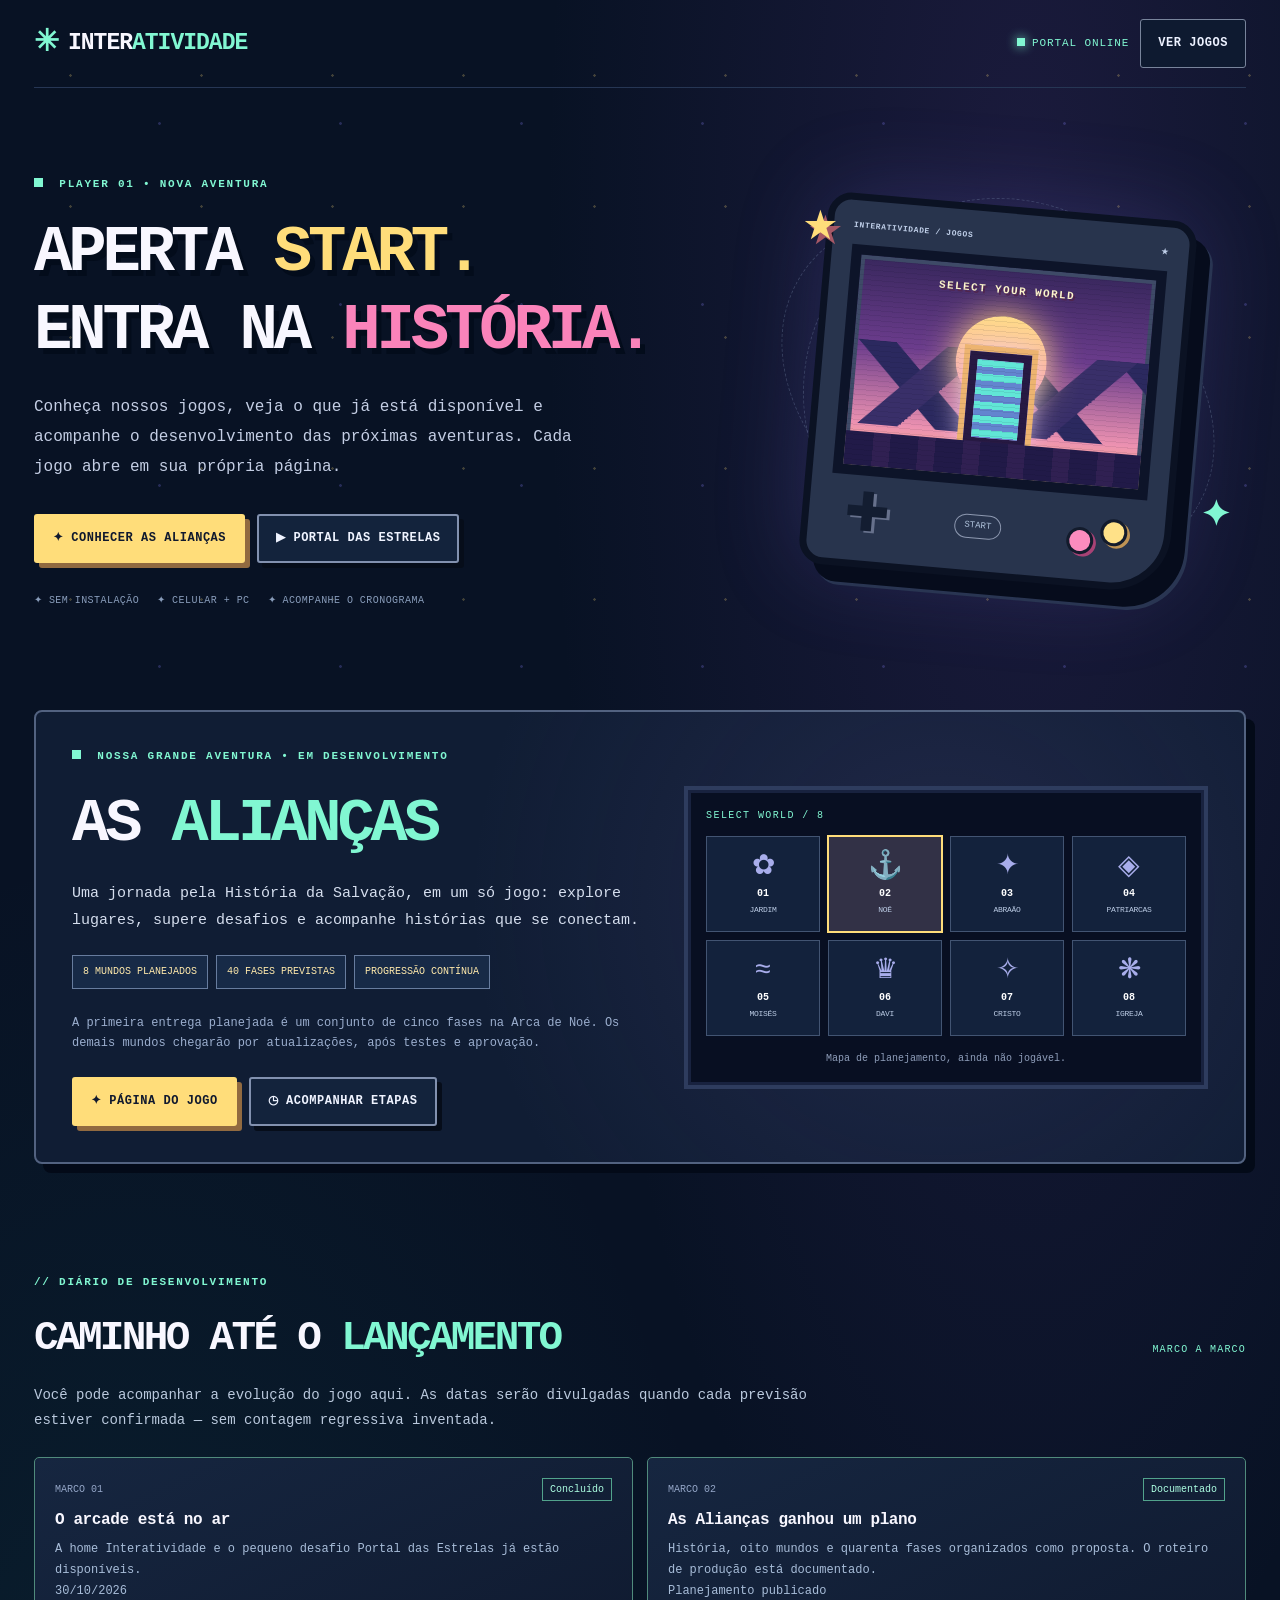
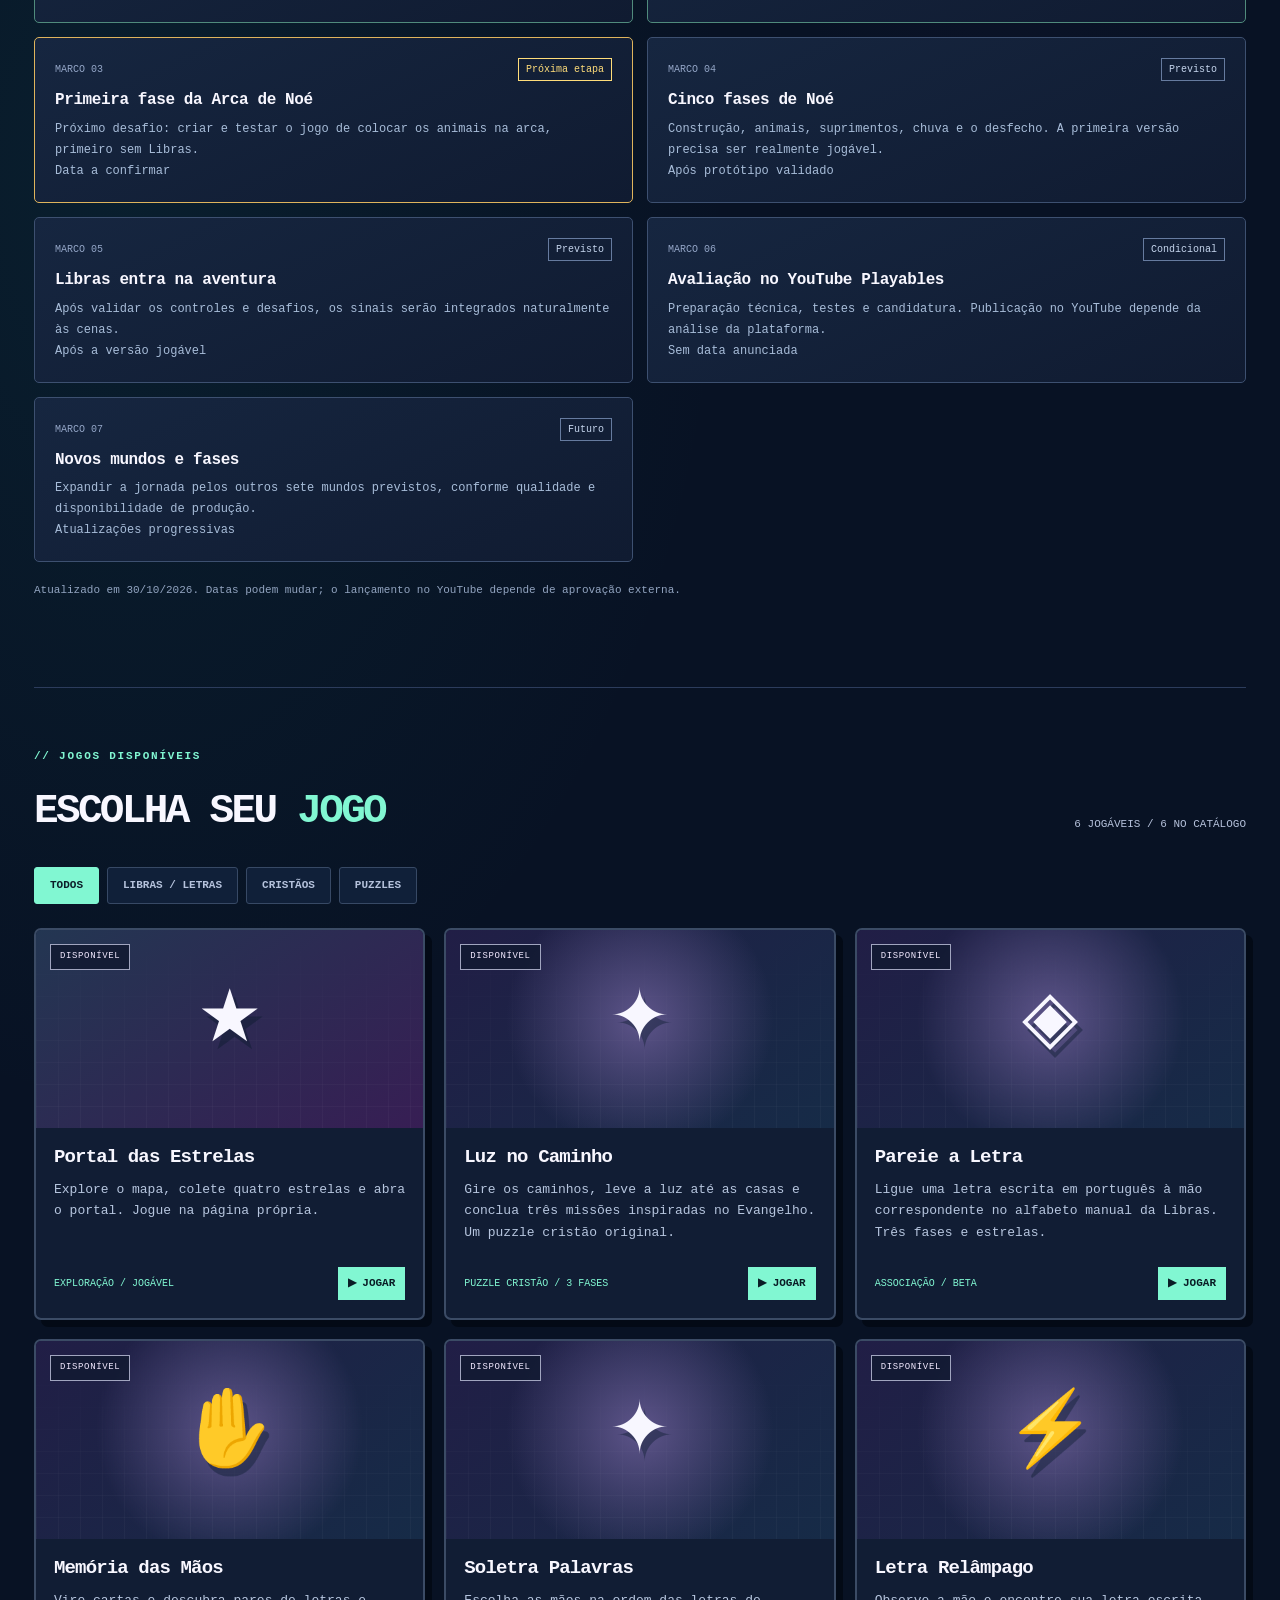
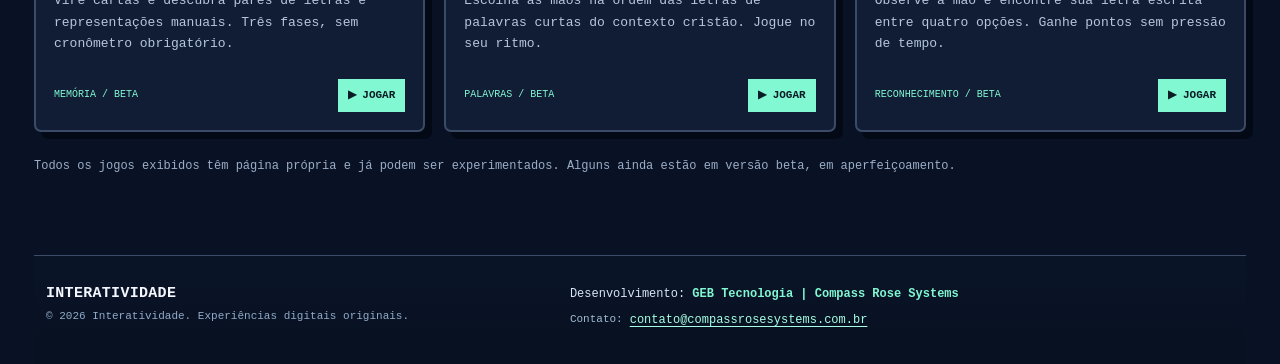
<file: index.html>
<!doctype html>
<html lang="pt-BR">
<head>
  <meta charset="utf-8">
  <meta name="viewport" content="width=device-width,initial-scale=1,viewport-fit=cover">
  <meta name="theme-color" content="#081223">
  <meta name="description" content="Interatividade é a vitrine dos jogos: explore As Alianças, acompanhe o cronograma e abra os minijogos em suas próprias páginas.">
  <meta property="og:title" content="Interatividade | As Alianças e Minijogos">
  <meta property="og:description" content="Acompanhe As Alianças e descubra pequenos jogos retrô.">
  <title>INTERATIVIDADE — Seu próximo universo começa aqui</title>
  <link rel="stylesheet" href="./styles.css">
<link rel="stylesheet" href="./footer.css">
</head>
<body>
  <a class="skip-link" href="#main">Pular para o conteúdo</a>
  <div class="pixel-stars" aria-hidden="true"></div>
  <div class="page-shell">
    <header class="topbar">
      <a class="wordmark" href="./" aria-label="Interatividade: página inicial">
        <span class="wordmark-symbol" aria-hidden="true">✳</span><span>INTER<span class="wordmark-bright">ATIVIDADE</span></span>
      </a>
      <div class="top-actions">
        <span class="status"><span class="status-dot"></span>PORTAL ONLINE</span>
        <a class="button button-minor" href="#arcade">VER JOGOS</a>
      </div>
    </header>
    <main id="main">
      <section class="hero" aria-label="Bem-vindo ao Interatividade">
        <div class="hero-copy">
          <p class="eyebrow"><span class="blink-square"></span> PLAYER 01 • NOVA AVENTURA</p>
          <h1>APERTA <span class="gradient-text">START.</span><br>ENTRA NA <span class="gradient-text pink">HISTÓRIA.</span></h1>
          <p class="hero-lead">Conheça nossos jogos, veja o que já está disponível e acompanhe o desenvolvimento das próximas aventuras. Cada jogo abre em sua própria página.</p>
          <div class="hero-buttons">
            <a href="#aliancas" class="button button-primary">✦ CONHECER AS ALIANÇAS</a>
            <a class="button button-outline" href="./games/portal-das-estrelas/">▶ PORTAL DAS ESTRELAS</a>
          </div>
          <div class="feature-line"><span>✦ SEM INSTALAÇÃO</span><span>✦ CELULAR + PC</span><span>✦ ACOMPANHE O CRONOGRAMA</span></div>
        </div>
        <div class="hero-illustration" aria-hidden="true">
          <div class="orbit orbit-one"></div><div class="orbit orbit-two"></div>
          <div class="floating-token token-one">★</div><div class="floating-token token-two">✦</div>
          <div class="device">
            <div class="device-top"><span>INTERATIVIDADE / JOGOS</span><span>★</span></div>
            <div class="device-screen">
              <div class="screen-mountains"></div><div class="screen-sun"></div>
              <div class="screen-caption">SELECT YOUR WORLD</div>
              <div class="screen-door"><div class="door-inner"></div></div>
              <div class="screen-ground"></div>
            </div>
            <div class="device-panel"><span class="device-cross">✚</span><span class="panel-start">START</span><span class="device-buttons"><b></b><b></b></span></div>
          </div>
        </div>
      </section>

      <section class="featured-journey" id="aliancas" aria-labelledby="journey-title">
        <div class="featured-copy">
          <p class="eyebrow"><span class="blink-square"></span> NOSSA GRANDE AVENTURA • EM DESENVOLVIMENTO</p>
          <h2 id="journey-title">AS <em>ALIANÇAS</em></h2>
          <p class="journey-lead">Uma jornada pela História da Salvação, em um só jogo: explore lugares, supere desafios e acompanhe histórias que se conectam.</p>
          <div class="journey-chips"><span>8 MUNDOS PLANEJADOS</span><span>40 FASES PREVISTAS</span><span>PROGRESSÃO CONTÍNUA</span></div>
          <p class="journey-fine">A primeira entrega planejada é um conjunto de cinco fases na Arca de Noé. Os demais mundos chegarão por atualizações, após testes e aprovação.</p>
          <div class="hero-buttons"><a class="button button-primary" href="./games/as-aliancas/">✦ PÁGINA DO JOGO</a><a class="button button-outline" href="#cronograma">◷ ACOMPANHAR ETAPAS</a></div>
        </div>
        <div class="journey-map" aria-label="Mundos previstos de As Alianças">
          <span class="journey-map-kicker">SELECT WORLD / 8</span>
          <ol class="world-grid">
            <li><span class="world-glyph" aria-hidden="true">✿</span><strong>01</strong><small>JARDIM</small></li>
            <li class="world-focus"><span class="world-glyph" aria-hidden="true">⚓</span><strong>02</strong><small>NOÉ</small></li>
            <li><span class="world-glyph" aria-hidden="true">✦</span><strong>03</strong><small>ABRAÃO</small></li>
            <li><span class="world-glyph" aria-hidden="true">◈</span><strong>04</strong><small>PATRIARCAS</small></li>
            <li><span class="world-glyph" aria-hidden="true">≈</span><strong>05</strong><small>MOISÉS</small></li>
            <li><span class="world-glyph" aria-hidden="true">♛</span><strong>06</strong><small>DAVI</small></li>
            <li><span class="world-glyph" aria-hidden="true">✧</span><strong>07</strong><small>CRISTO</small></li>
            <li><span class="world-glyph" aria-hidden="true">❋</span><strong>08</strong><small>IGREJA</small></li>
          </ol>
          <p class="world-disclaimer">Mapa de planejamento, ainda não jogável.</p>
        </div>
      </section>

      <section class="roadmap-section" id="cronograma" aria-labelledby="roadmap-title">
        <div class="section-header">
          <div><p class="eyebrow">// DIÁRIO DE DESENVOLVIMENTO</p><h2 id="roadmap-title">CAMINHO ATÉ O <em>LANÇAMENTO</em></h2></div>
          <span class="roadmap-caption">MARCO A MARCO</span>
        </div>
        <p class="roadmap-lead">Você pode acompanhar a evolução do jogo aqui. As datas serão divulgadas quando cada previsão estiver confirmada — sem contagem regressiva inventada.</p>
        <ol id="roadmap-list" class="roadmap-list" aria-live="polite">
          <li class="roadmap-loading">Carregando etapas de produção...</li>
        </ol>
        <p class="roadmap-footnote" id="roadmap-updated">Cronograma de desenvolvimento sujeito a ajustes técnicos, editoriais e à avaliação do YouTube.</p>
      </section>

      <section class="arcade-section" id="arcade" aria-labelledby="arcade-title">
        <div class="section-header">
          <div><p class="eyebrow">// JOGOS DISPONÍVEIS</p><h2 id="arcade-title">ESCOLHA SEU <em>JOGO</em></h2></div>
          <span id="catalog-count" class="catalog-count">CARREGANDO...</span>
        </div>
        <div class="filter-bar" role="group" aria-label="Filtrar jogos">
          <button class="filter active" data-filter="todos" aria-pressed="true">TODOS</button>
          <button class="filter" data-filter="datilologia" aria-pressed="false">LIBRAS / LETRAS</button>
          <button class="filter" data-filter="biblia" aria-pressed="false">CRISTÃOS</button>
          <button class="filter" data-filter="puzzle" aria-pressed="false">PUZZLES</button>
        </div>
        <div id="games-list" class="game-grid" aria-live="polite">
          <p class="loading-card">Preparando o catálogo de universos...</p>
        </div>
        <p class="catalog-note">Todos os jogos exibidos têm página própria e já podem ser experimentados. Alguns ainda estão em versão beta, em aperfeiçoamento.</p>
      </section>

    </main>

    <footer class="footer site-footer" aria-label="Rodapé institucional">
  <div class="site-footer-inner">
    <div class="site-footer-brand">
      <strong>INTERATIVIDADE</strong>
      <small>© 2026 Interatividade. Experiências digitais originais.</small>
    </div>
    <div class="site-footer-info">
      <span class="developer">Desenvolvimento: <strong>GEB Tecnologia | Compass Rose Systems</strong></span>
      <div class="contact"><span class="contact-label">Contato:</span><a href="mailto:contato@compassrosesystems.com.br">contato@compassrosesystems.com.br</a></div>
    </div>
  </div>
</footer>
  </div>

  <script src="./portal.js" defer></script>
  <script src="./roadmap.js" defer></script>
</body>
</html>
</file>
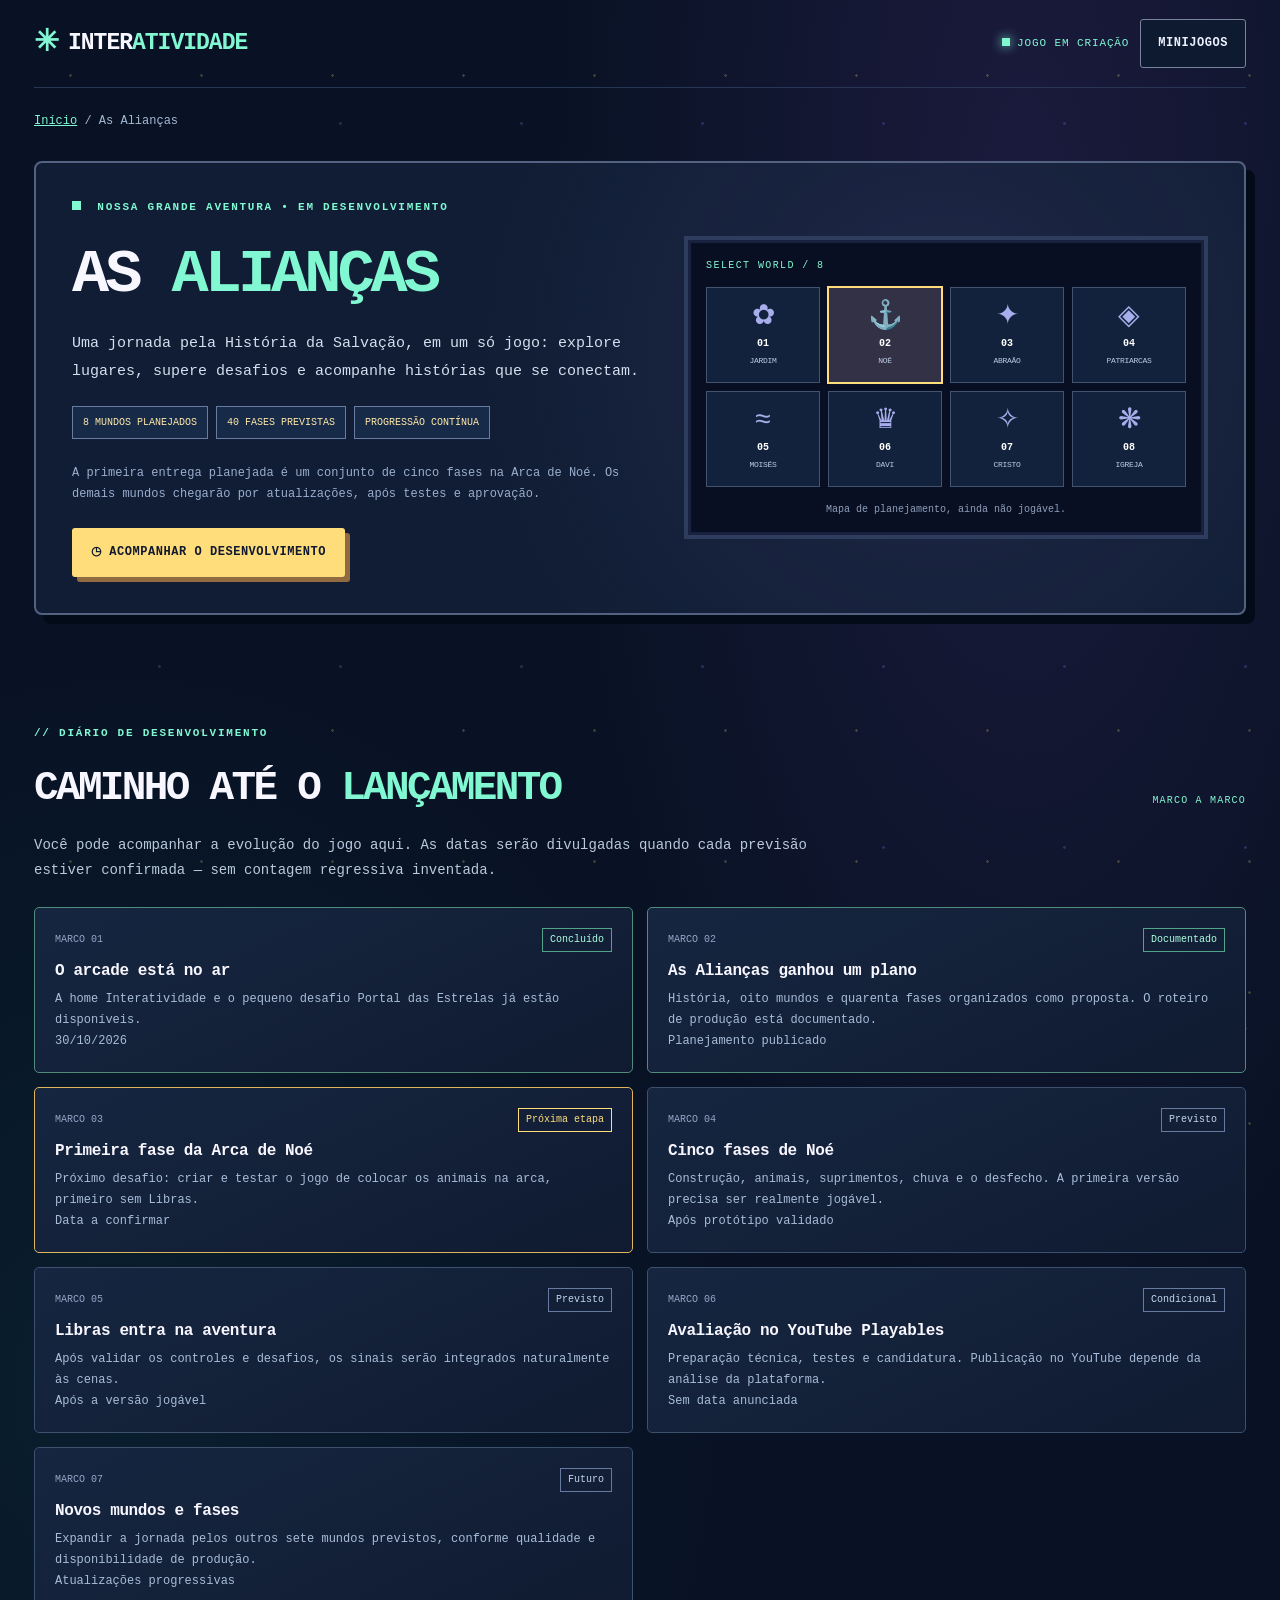
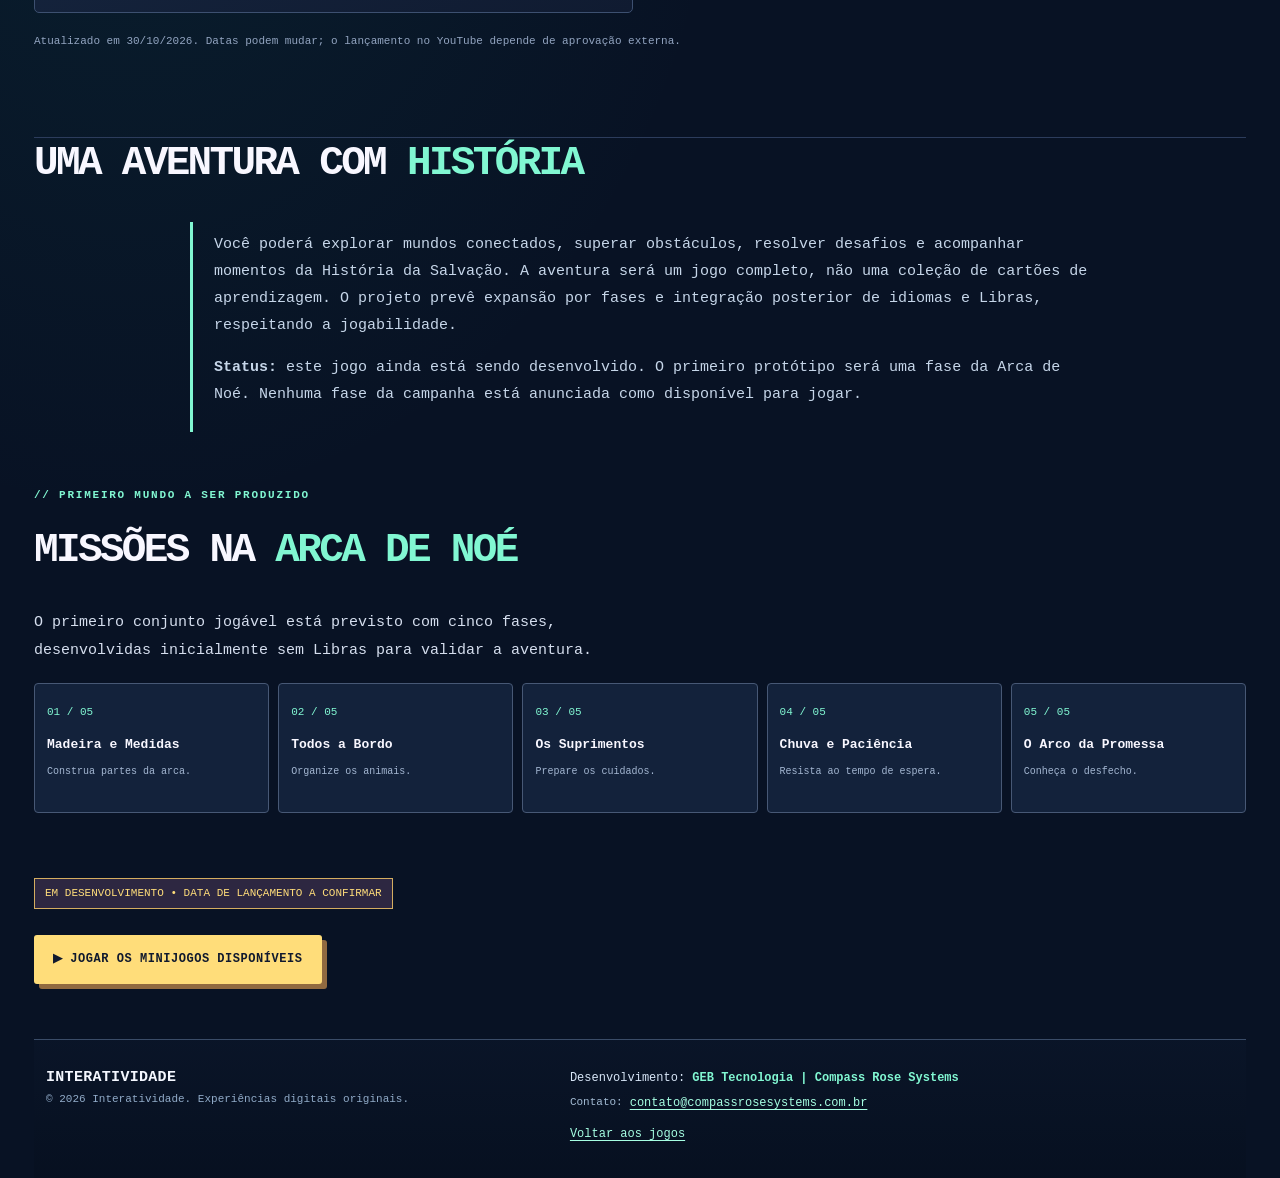
<file: games/as-aliancas/index.html>
<!doctype html>
<html lang="pt-BR">
<head>
<meta charset="utf-8">
<meta name="viewport" content="width=device-width,initial-scale=1,viewport-fit=cover">
<meta name="theme-color" content="#081223">
<meta name="description" content="As Alianças: um jogo de aventura pela História da Salvação, com oito mundos e quarenta fases em desenvolvimento. Veja os capítulos e o cronograma.">
<meta property="og:title" content="As Alianças | Interatividade">
<meta property="og:description" content="Acompanhe o desenvolvimento do jogo As Alianças: oito mundos, quarenta fases e a aventura bíblica começando por Noé.">
<title>As Alianças — O Jogo | Interatividade</title>
<link rel="stylesheet" href="../../styles.css">
<style>
.page-breadcrumb{padding:24px 0 18px;color:#a4b8d2;font-size:12px}
.page-breadcrumb a{color:#81f7d2;text-decoration:underline}
.game-premise{margin:0 auto 55px;max-width:900px;border-left:3px solid #81f7d2;padding:9px 0 9px 21px;line-height:1.8;color:#c6d6e9}
.phase-cards{display:grid;grid-template-columns:repeat(5,minmax(0,1fr));gap:9px;margin:18px 0 65px}
.phase-card{background:#13223b;border:1px solid #475875;border-radius:4px;padding:16px 12px;min-height:130px}
.phase-card .phase-n{color:#81f7d2;font-size:11px}.phase-card strong{display:block;margin:12px 0 5px;font-size:13px;line-height:1.5}.phase-card small{font-size:10px;color:#a4b7d2;line-height:1.5}
.availability{display:inline-block;border:1px solid #d4ad60;color:#ffdd7a;padding:6px 10px;background:#2d2741;font-size:11px;margin:0 0 26px}
.page-end{padding:0 0 55px}
@media(max-width:850px){.phase-cards{grid-template-columns:repeat(3,minmax(0,1fr))}}@media(max-width:540px){.phase-cards{grid-template-columns:repeat(2,minmax(0,1fr))}.phase-card{min-height:115px}}
</style>
<link rel="stylesheet" href="../../footer.css">
</head>
<body>
<a class="skip-link" href="#main">Pular para conteúdo</a>
<div class="pixel-stars" aria-hidden="true"></div>
<div class="page-shell">
<header class="topbar">
<a class="wordmark" href="../../" aria-label="Interatividade: página inicial"><span class="wordmark-symbol" aria-hidden="true">✳</span><span>INTER<span class="wordmark-bright">ATIVIDADE</span></span></a>
<div class="top-actions"><span class="status"><span class="status-dot"></span>JOGO EM CRIAÇÃO</span><a class="button button-minor" href="../../#arcade">MINIJOGOS</a></div>
</header>
<main id="main">
<nav class="page-breadcrumb" aria-label="Caminho de navegação"><a href="../../">Início</a> / As Alianças</nav>
      <section class="featured-journey" id="aliancas" aria-labelledby="journey-title">
        <div class="featured-copy">
          <p class="eyebrow"><span class="blink-square"></span> NOSSA GRANDE AVENTURA • EM DESENVOLVIMENTO</p>
          <h2 id="journey-title">AS <em>ALIANÇAS</em></h2>
          <p class="journey-lead">Uma jornada pela História da Salvação, em um só jogo: explore lugares, supere desafios e acompanhe histórias que se conectam.</p>
          <div class="journey-chips"><span>8 MUNDOS PLANEJADOS</span><span>40 FASES PREVISTAS</span><span>PROGRESSÃO CONTÍNUA</span></div>
          <p class="journey-fine">A primeira entrega planejada é um conjunto de cinco fases na Arca de Noé. Os demais mundos chegarão por atualizações, após testes e aprovação.</p>
          <a class="button button-primary" href="#cronograma">◷ ACOMPANHAR O DESENVOLVIMENTO</a>
        </div>
        <div class="journey-map" aria-label="Mundos previstos de As Alianças">
          <span class="journey-map-kicker">SELECT WORLD / 8</span>
          <ol class="world-grid">
            <li><span class="world-glyph" aria-hidden="true">✿</span><strong>01</strong><small>JARDIM</small></li>
            <li class="world-focus"><span class="world-glyph" aria-hidden="true">⚓</span><strong>02</strong><small>NOÉ</small></li>
            <li><span class="world-glyph" aria-hidden="true">✦</span><strong>03</strong><small>ABRAÃO</small></li>
            <li><span class="world-glyph" aria-hidden="true">◈</span><strong>04</strong><small>PATRIARCAS</small></li>
            <li><span class="world-glyph" aria-hidden="true">≈</span><strong>05</strong><small>MOISÉS</small></li>
            <li><span class="world-glyph" aria-hidden="true">♛</span><strong>06</strong><small>DAVI</small></li>
            <li><span class="world-glyph" aria-hidden="true">✧</span><strong>07</strong><small>CRISTO</small></li>
            <li><span class="world-glyph" aria-hidden="true">❋</span><strong>08</strong><small>IGREJA</small></li>
          </ol>
          <p class="world-disclaimer">Mapa de planejamento, ainda não jogável.</p>
        </div>
      </section>

      <section class="roadmap-section" id="cronograma" aria-labelledby="roadmap-title">
        <div class="section-header">
          <div><p class="eyebrow">// DIÁRIO DE DESENVOLVIMENTO</p><h2 id="roadmap-title">CAMINHO ATÉ O <em>LANÇAMENTO</em></h2></div>
          <span class="roadmap-caption">MARCO A MARCO</span>
        </div>
        <p class="roadmap-lead">Você pode acompanhar a evolução do jogo aqui. As datas serão divulgadas quando cada previsão estiver confirmada — sem contagem regressiva inventada.</p>
        <ol id="roadmap-list" class="roadmap-list" aria-live="polite">
          <li class="roadmap-loading">Carregando etapas de produção...</li>
        </ol>
        <p class="roadmap-footnote" id="roadmap-updated">Cronograma de desenvolvimento sujeito a ajustes técnicos, editoriais e à avaliação do YouTube.</p>
      </section>


<section aria-labelledby="premise-title">
<h2 id="premise-title">UMA AVENTURA COM <em>HISTÓRIA</em></h2>
<div class="game-premise">
<p>Você poderá explorar mundos conectados, superar obstáculos, resolver desafios e acompanhar momentos da História da Salvação. A aventura será um jogo completo, não uma coleção de cartões de aprendizagem. O projeto prevê expansão por fases e integração posterior de idiomas e Libras, respeitando a jogabilidade.</p>
<p><strong>Status:</strong> este jogo ainda está sendo desenvolvido. O primeiro protótipo será uma fase da Arca de Noé. Nenhuma fase da campanha está anunciada como disponível para jogar.</p>
</div>
</section>
<section aria-labelledby="noe-title">
<p class="eyebrow">// PRIMEIRO MUNDO A SER PRODUZIDO</p><h2 id="noe-title">MISSÕES NA <em>ARCA DE NOÉ</em></h2>
<p class="journey-lead">O primeiro conjunto jogável está previsto com cinco fases, desenvolvidas inicialmente sem Libras para validar a aventura.</p>
<div class="phase-cards">
<div class="phase-card"><span class="phase-n">01 / 05</span><strong>Madeira e Medidas</strong><small>Construa partes da arca.</small></div>
<div class="phase-card"><span class="phase-n">02 / 05</span><strong>Todos a Bordo</strong><small>Organize os animais.</small></div>
<div class="phase-card"><span class="phase-n">03 / 05</span><strong>Os Suprimentos</strong><small>Prepare os cuidados.</small></div>
<div class="phase-card"><span class="phase-n">04 / 05</span><strong>Chuva e Paciência</strong><small>Resista ao tempo de espera.</small></div>
<div class="phase-card"><span class="phase-n">05 / 05</span><strong>O Arco da Promessa</strong><small>Conheça o desfecho.</small></div>
</div>
</section>
<div class="availability">EM DESENVOLVIMENTO • DATA DE LANÇAMENTO A CONFIRMAR</div>
<div class="page-end"><a class="button button-primary" href="../../#arcade">▶ JOGAR OS MINIJOGOS DISPONÍVEIS</a></div>
</main>
<footer class="footer site-footer" aria-label="Rodapé institucional">
  <div class="site-footer-inner">
    <div class="site-footer-brand">
      <strong>INTERATIVIDADE</strong>
      <small>© 2026 Interatividade. Experiências digitais originais.</small>
    </div>
    <div class="site-footer-info">
      <span class="developer">Desenvolvimento: <strong>GEB Tecnologia | Compass Rose Systems</strong></span>
      <div class="contact"><span class="contact-label">Contato:</span><a href="mailto:contato@compassrosesystems.com.br">contato@compassrosesystems.com.br</a></div>
      <nav class="footer-navigation" aria-label="Navegação de retorno"><a href="../../#arcade">Voltar aos jogos</a></nav>
    </div>
  </div>
</footer>
</div>
<script src="../../roadmap.js" defer></script>
</body>
</html>
</file>
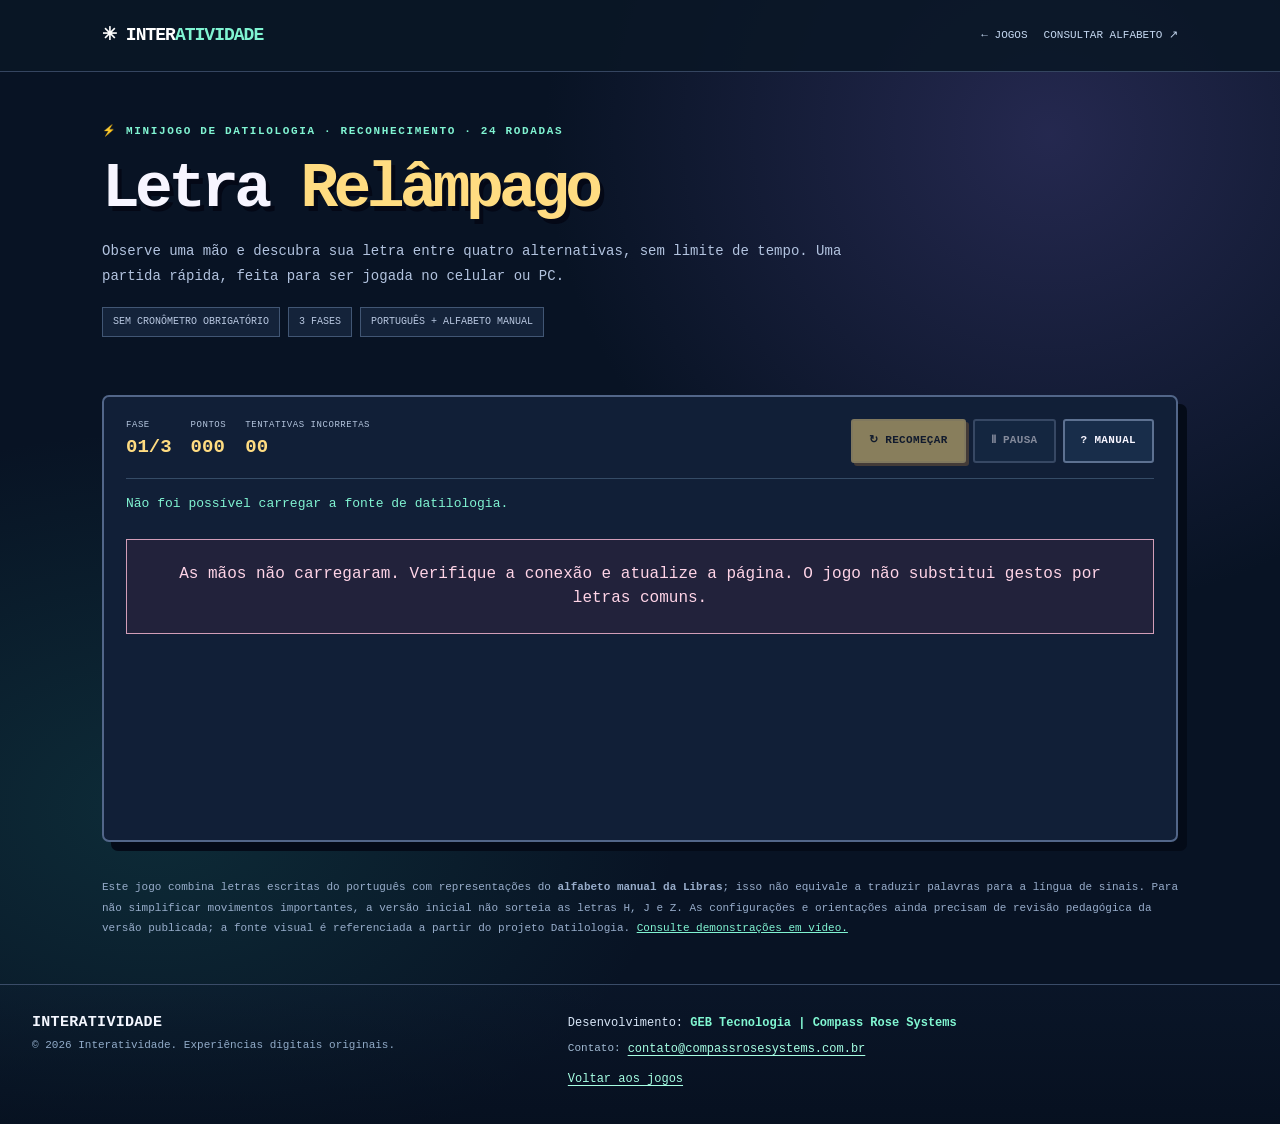
<file: games/letra-relampago/index.html>
<!doctype html>
<html lang="pt-BR"><head>
<meta charset="utf-8"><meta name="viewport" content="width=device-width,initial-scale=1,viewport-fit=cover">
<meta name="theme-color" content="#081324">
<meta name="description" content="Letra Relâmpago — jogo interativo do alfabeto manual da Libras com letras do português no Interatividade.">
<title>Letra Relâmpago | Interatividade</title>
<link rel="stylesheet" href="../alfabeto/shared.css"><link rel="stylesheet" href="../../footer.css">
</head>
<body data-game="relampago">
<a href="#main" class="skip">Pular para o jogo</a>
<header class="top"><div class="wrap">
<a href="../../" class="brand">✳ INTER<b>ATIVIDADE</b></a>
<nav class="topnav" aria-label="Navegação"><a href="../../#arcade">← JOGOS</a><a href="https://alfabetolibras.compassrosesystems.com.br/" target="_blank" rel="noopener noreferrer">CONSULTAR ALFABETO ↗</a></nav>
</div></header>
<main id="main" class="wrap">
<section class="intro">
<p class="eyebrow">⚡ MINIJOGO DE DATILOLOGIA · RECONHECIMENTO · 24 RODADAS</p>
<h1>Letra <em>Relâmpago</em></h1>
<p class="lead">Observe uma mão e descubra sua letra entre quatro alternativas, sem limite de tempo. Uma partida rápida, feita para ser jogada no celular ou PC.</p>
<div class="meta"><span>SEM CRONÔMETRO OBRIGATÓRIO</span><span>3 FASES</span><span>PORTUGUÊS + ALFABETO MANUAL</span></div>
</section>
<section class="arcade" aria-label="Área do jogo">
<div class="hud">
<div class="stats">
<div class="stat"><small>FASE</small><strong id="round">01/03</strong></div>
<div class="stat"><small>PONTOS</small><strong id="score">000</strong></div>
<div class="stat"><small>TENTATIVAS INCORRETAS</small><strong id="mistakes">00</strong></div>
</div>
<div class="controls"><button id="begin" class="btn primary" type="button" disabled>▶ INICIAR</button><button id="pause" class="btn" type="button" disabled>Ⅱ PAUSA</button><button id="help" class="btn" type="button">? MANUAL</button></div>
</div>
<p id="message" class="feedback" role="status" aria-live="polite">Carregando o alfabeto manual...</p>
<div class="game-area"><div id="stage" aria-live="off"><p class="loading">Preparando a experiência...</p></div>
<div id="curtain" class="paused-curtain" hidden>Ⅱ JOGO PAUSADO</div></div>
</section>
<p class="footnote">Este jogo combina letras escritas do português com representações do <strong>alfabeto manual da Libras</strong>; isso não equivale a traduzir palavras para a língua de sinais. Para não simplificar movimentos importantes, a versão inicial não sorteia as letras H, J e Z. As configurações e orientações ainda precisam de revisão pedagógica da versão publicada; a fonte visual é referenciada a partir do projeto Datilologia. <a href="https://alfabetolibras.compassrosesystems.com.br/" target="_blank" rel="noopener noreferrer">Consulte demonstrações em vídeo.</a></p>
</main>
<footer class="footer site-footer" aria-label="Rodapé institucional">
  <div class="site-footer-inner">
    <div class="site-footer-brand">
      <strong>INTERATIVIDADE</strong>
      <small>© 2026 Interatividade. Experiências digitais originais.</small>
    </div>
    <div class="site-footer-info">
      <span class="developer">Desenvolvimento: <strong>GEB Tecnologia | Compass Rose Systems</strong></span>
      <div class="contact"><span class="contact-label">Contato:</span><a href="mailto:contato@compassrosesystems.com.br">contato@compassrosesystems.com.br</a></div>
      <nav class="footer-navigation" aria-label="Navegação de retorno"><a href="../../#arcade">Voltar aos jogos</a></nav>
    </div>
  </div>
</footer>
<div id="manual-dialog" class="modal-wrap" hidden><div class="modal" role="dialog" aria-modal="true" aria-labelledby="help-title">
<h2 id="help-title">COMO JOGAR</h2><p id="manual-text"></p>
<ul><li><kbd>P</kbd> — pausa / continua</li><li><kbd>R</kbd> — recomeçar partida</li><li><kbd>H</kbd> ou <kbd>?</kbd> — ajuda</li><li><kbd>Esc</kbd> — fechar manual</li><li><kbd>Tab</kbd> — navegar nos botões</li></ul>
<button id="close-help" class="btn" type="button">✕ FECHAR</button> <button id="help-ok" class="btn primary" type="button">ENTENDI ✓</button>
</div></div>
<script src="../alfabeto/shared.js" defer></script>
</body></html>
</file>
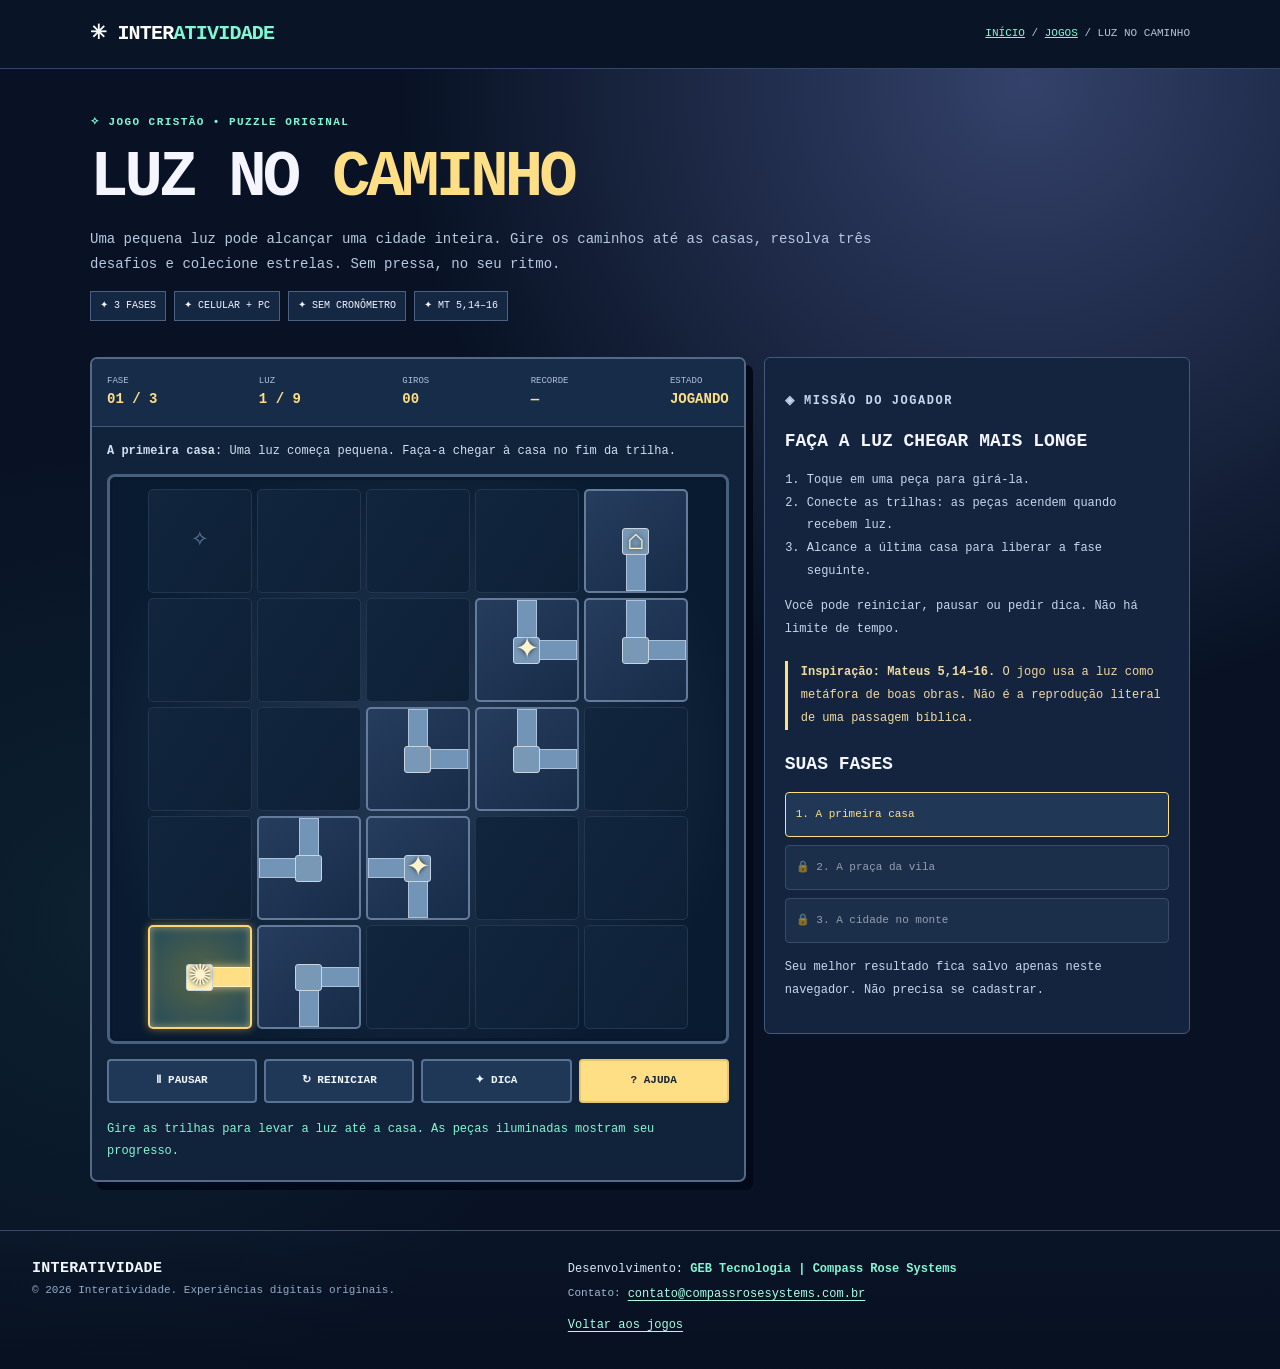
<file: games/luz-no-caminho/index.html>
<!doctype html>
<html lang="pt-BR"><head>
<meta charset="utf-8"><meta name="viewport" content="width=device-width,initial-scale=1,viewport-fit=cover"><meta name="theme-color" content="#081224">
<meta name="description" content="Luz no Caminho: jogo cristão original com três fases de quebra-cabeça, inspirado em Mateus 5,14–16.">
<title>Luz no Caminho | Interatividade</title><link rel="stylesheet" href="./game.css">
<link rel="stylesheet" href="../../footer.css">
</head><body>
<a href="#main" class="skip">Pular para o jogo</a>
<header class="top"><div class="wrap"><a class="logo" href="../../" aria-label="Interatividade: início">✳ INTER<b>ATIVIDADE</b></a><nav class="crumb" aria-label="Navegação"><a href="../../">INÍCIO</a> / <a href="../../#arcade">JOGOS</a> / LUZ NO CAMINHO</nav></div></header>
<main id="main" class="wrap">
<section class="intro"><p class="eyebrow">✧ JOGO CRISTÃO • PUZZLE ORIGINAL</p>
<h1>LUZ NO <em>CAMINHO</em></h1>
<p class="lead">Uma pequena luz pode alcançar uma cidade inteira. Gire os caminhos até as casas, resolva três desafios e colecione estrelas. Sem pressa, no seu ritmo.</p>
<div class="pills"><span>✦ 3 FASES</span><span>✦ CELULAR + PC</span><span>✦ SEM CRONÔMETRO</span><span>✦ MT 5,14–16</span></div>
</section>
<div class="shell">
<section class="panel" aria-label="Tabuleiro de jogo">
<div class="hud"><div class="stat"><small>FASE</small><strong id="level">01 / 03</strong></div><div class="stat"><small>LUZ</small><strong id="lit">01 / 09</strong></div><div class="stat"><small>GIROS</small><strong id="moves">00</strong></div><div class="stat"><small>RECORDE</small><strong id="best">—</strong></div><div class="stat"><small>ESTADO</small><strong id="status">PRONTO</strong></div></div>
<div class="game-body">
<p class="game-title"><strong id="level-name">A primeira casa</strong>: <span id="story">Ligue as peças de caminho.</span></p>
<div class="board-frame"><div id="board" class="board" role="group" aria-label="Gire as peças tocando nelas ou pressionando Enter"></div><div id="pause-layer" class="pause-layer" hidden>Ⅱ JOGO PAUSADO</div></div>
<div class="controls"><button id="pause" type="button" class="action">Ⅱ PAUSAR</button><button id="reset" type="button" class="action">↻ REINICIAR</button><button id="hint" type="button" class="action">✦ DICA</button><button id="help" type="button" class="action primary">? AJUDA</button></div>
<p id="feedback" class="feedback" role="status" aria-live="polite">Preparando a missão...</p>
<div id="conclusion" class="conclusion" tabindex="-1" hidden><h3 id="conclusion-title">CAMINHO ILUMINADO!</h3><p id="conclusion-text">Avance na aventura.</p><button id="continue" type="button" class="action primary">▶ PRÓXIMA FASE</button></div>
</div></section>
<aside class="side">
<p class="eyebrow">◈ MISSÃO DO JOGADOR</p><h2>FAÇA A LUZ CHEGAR MAIS LONGE</h2>
<ol><li>Toque em uma peça para girá-la.</li><li>Conecte as trilhas: as peças acendem quando recebem luz.</li><li>Alcance a última casa para liberar a fase seguinte.</li></ol>
<p>Você pode reiniciar, pausar ou pedir dica. Não há limite de tempo.</p>
<p class="scripture"><strong>Inspiração: Mateus 5,14–16.</strong> O jogo usa a luz como metáfora de boas obras. Não é a reprodução literal de uma passagem bíblica.</p>
<h2>SUAS FASES</h2><div data-level-options class="level-options" aria-label="Fases disponíveis"></div>
<p>Seu melhor resultado fica salvo apenas neste navegador. Não precisa se cadastrar.</p>
</aside></div>
</main>
<footer class="footer site-footer" aria-label="Rodapé institucional">
  <div class="site-footer-inner">
    <div class="site-footer-brand">
      <strong>INTERATIVIDADE</strong>
      <small>© 2026 Interatividade. Experiências digitais originais.</small>
    </div>
    <div class="site-footer-info">
      <span class="developer">Desenvolvimento: <strong>GEB Tecnologia | Compass Rose Systems</strong></span>
      <div class="contact"><span class="contact-label">Contato:</span><a href="mailto:contato@compassrosesystems.com.br">contato@compassrosesystems.com.br</a></div>
      <nav class="footer-navigation" aria-label="Navegação de retorno"><a href="../../#arcade">Voltar aos jogos</a></nav>
    </div>
  </div>
</footer>
<div id="manual" class="modal-wrap" hidden><div class="modal" role="dialog" aria-modal="true" aria-labelledby="manual-title">
<h2 id="manual-title">COMO JOGAR</h2>
<p>Gire as peças de 90 em 90 graus para construir uma trilha. A luz percorre apenas conexões completas. O símbolo de origem e a casa final são fixos.</p>
<p>A dica alinha uma peça, mas pode diminuir a quantidade de estrelas. No computador use Tab e Enter/Espaço; P pausa, R reinicia e H abre a ajuda.</p>
<button id="manual-close" type="button" class="action">✕ FECHAR</button><button id="manual-ok" type="button" class="action primary">ENTENDI ✓</button></div></div>
<script src="./game.js" defer></script></body></html>
</file>
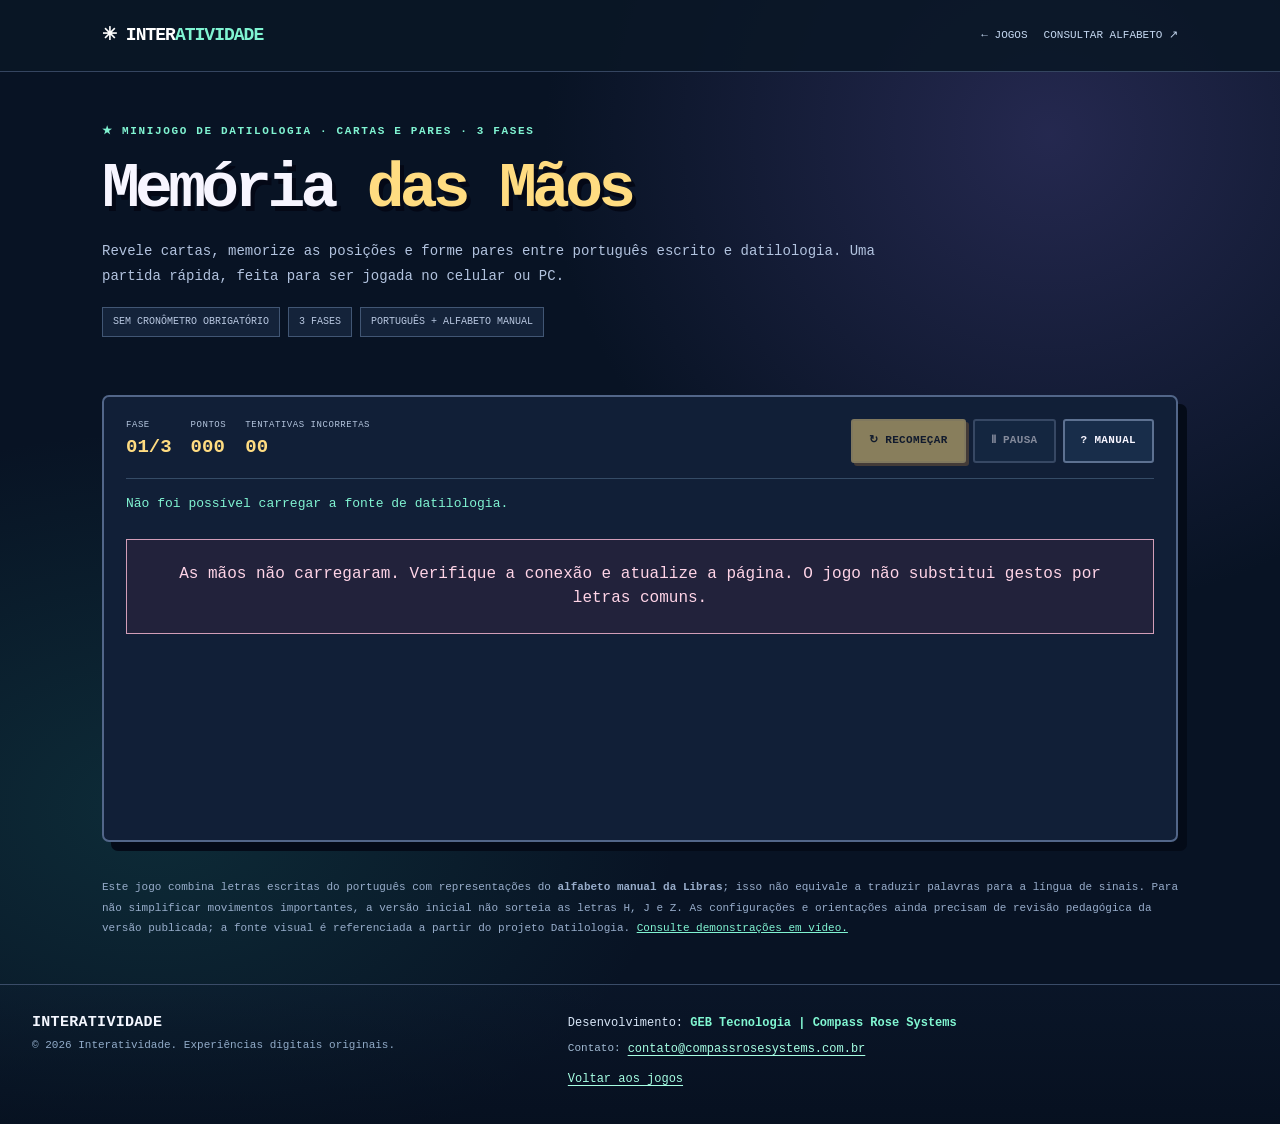
<file: games/memoria-das-maos/index.html>
<!doctype html>
<html lang="pt-BR"><head>
<meta charset="utf-8"><meta name="viewport" content="width=device-width,initial-scale=1,viewport-fit=cover">
<meta name="theme-color" content="#081324">
<meta name="description" content="Memória das Mãos — jogo interativo do alfabeto manual da Libras com letras do português no Interatividade.">
<title>Memória das Mãos | Interatividade</title>
<link rel="stylesheet" href="../alfabeto/shared.css"><link rel="stylesheet" href="../../footer.css">
</head>
<body data-game="memoria">
<a href="#main" class="skip">Pular para o jogo</a>
<header class="top"><div class="wrap">
<a href="../../" class="brand">✳ INTER<b>ATIVIDADE</b></a>
<nav class="topnav" aria-label="Navegação"><a href="../../#arcade">← JOGOS</a><a href="https://alfabetolibras.compassrosesystems.com.br/" target="_blank" rel="noopener noreferrer">CONSULTAR ALFABETO ↗</a></nav>
</div></header>
<main id="main" class="wrap">
<section class="intro">
<p class="eyebrow">★ MINIJOGO DE DATILOLOGIA · CARTAS E PARES · 3 FASES</p>
<h1>Memória <em>das Mãos</em></h1>
<p class="lead">Revele cartas, memorize as posições e forme pares entre português escrito e datilologia. Uma partida rápida, feita para ser jogada no celular ou PC.</p>
<div class="meta"><span>SEM CRONÔMETRO OBRIGATÓRIO</span><span>3 FASES</span><span>PORTUGUÊS + ALFABETO MANUAL</span></div>
</section>
<section class="arcade" aria-label="Área do jogo">
<div class="hud">
<div class="stats">
<div class="stat"><small>FASE</small><strong id="round">01/03</strong></div>
<div class="stat"><small>PONTOS</small><strong id="score">000</strong></div>
<div class="stat"><small>TENTATIVAS INCORRETAS</small><strong id="mistakes">00</strong></div>
</div>
<div class="controls"><button id="begin" class="btn primary" type="button" disabled>▶ INICIAR</button><button id="pause" class="btn" type="button" disabled>Ⅱ PAUSA</button><button id="help" class="btn" type="button">? MANUAL</button></div>
</div>
<p id="message" class="feedback" role="status" aria-live="polite">Carregando o alfabeto manual...</p>
<div class="game-area"><div id="stage" aria-live="off"><p class="loading">Preparando a experiência...</p></div>
<div id="curtain" class="paused-curtain" hidden>Ⅱ JOGO PAUSADO</div></div>
</section>
<p class="footnote">Este jogo combina letras escritas do português com representações do <strong>alfabeto manual da Libras</strong>; isso não equivale a traduzir palavras para a língua de sinais. Para não simplificar movimentos importantes, a versão inicial não sorteia as letras H, J e Z. As configurações e orientações ainda precisam de revisão pedagógica da versão publicada; a fonte visual é referenciada a partir do projeto Datilologia. <a href="https://alfabetolibras.compassrosesystems.com.br/" target="_blank" rel="noopener noreferrer">Consulte demonstrações em vídeo.</a></p>
</main>
<footer class="footer site-footer" aria-label="Rodapé institucional">
  <div class="site-footer-inner">
    <div class="site-footer-brand">
      <strong>INTERATIVIDADE</strong>
      <small>© 2026 Interatividade. Experiências digitais originais.</small>
    </div>
    <div class="site-footer-info">
      <span class="developer">Desenvolvimento: <strong>GEB Tecnologia | Compass Rose Systems</strong></span>
      <div class="contact"><span class="contact-label">Contato:</span><a href="mailto:contato@compassrosesystems.com.br">contato@compassrosesystems.com.br</a></div>
      <nav class="footer-navigation" aria-label="Navegação de retorno"><a href="../../#arcade">Voltar aos jogos</a></nav>
    </div>
  </div>
</footer>
<div id="manual-dialog" class="modal-wrap" hidden><div class="modal" role="dialog" aria-modal="true" aria-labelledby="help-title">
<h2 id="help-title">COMO JOGAR</h2><p id="manual-text"></p>
<ul><li><kbd>P</kbd> — pausa / continua</li><li><kbd>R</kbd> — recomeçar partida</li><li><kbd>H</kbd> ou <kbd>?</kbd> — ajuda</li><li><kbd>Esc</kbd> — fechar manual</li><li><kbd>Tab</kbd> — navegar nos botões</li></ul>
<button id="close-help" class="btn" type="button">✕ FECHAR</button> <button id="help-ok" class="btn primary" type="button">ENTENDI ✓</button>
</div></div>
<script src="../alfabeto/shared.js" defer></script>
</body></html>
</file>
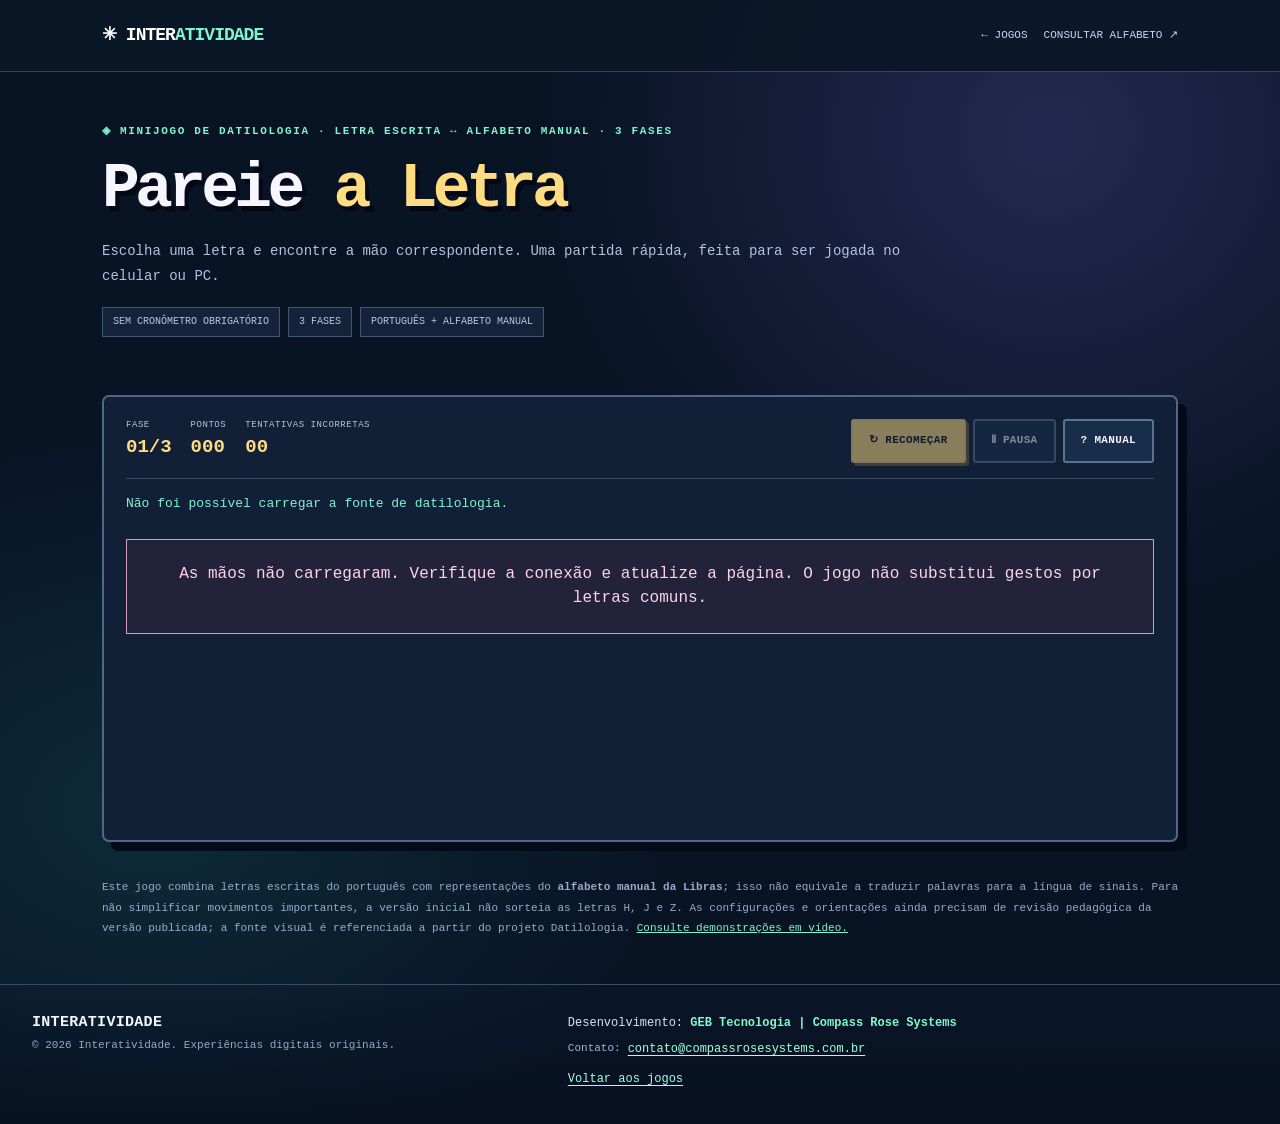
<file: games/pareie-a-letra/index.html>
<!doctype html>
<html lang="pt-BR"><head>
<meta charset="utf-8"><meta name="viewport" content="width=device-width,initial-scale=1,viewport-fit=cover">
<meta name="theme-color" content="#081324">
<meta name="description" content="Pareie a Letra — jogo interativo do alfabeto manual da Libras com letras do português no Interatividade.">
<title>Pareie a Letra | Interatividade</title>
<link rel="stylesheet" href="../alfabeto/shared.css"><link rel="stylesheet" href="../../footer.css">
</head>
<body data-game="pareie">
<a href="#main" class="skip">Pular para o jogo</a>
<header class="top"><div class="wrap">
<a href="../../" class="brand">✳ INTER<b>ATIVIDADE</b></a>
<nav class="topnav" aria-label="Navegação"><a href="../../#arcade">← JOGOS</a><a href="https://alfabetolibras.compassrosesystems.com.br/" target="_blank" rel="noopener noreferrer">CONSULTAR ALFABETO ↗</a></nav>
</div></header>
<main id="main" class="wrap">
<section class="intro">
<p class="eyebrow">◈ MINIJOGO DE DATILOLOGIA · LETRA ESCRITA ↔ ALFABETO MANUAL · 3 FASES</p>
<h1>Pareie <em>a Letra</em></h1>
<p class="lead">Escolha uma letra e encontre a mão correspondente. Uma partida rápida, feita para ser jogada no celular ou PC.</p>
<div class="meta"><span>SEM CRONÔMETRO OBRIGATÓRIO</span><span>3 FASES</span><span>PORTUGUÊS + ALFABETO MANUAL</span></div>
</section>
<section class="arcade" aria-label="Área do jogo">
<div class="hud">
<div class="stats">
<div class="stat"><small>FASE</small><strong id="round">01/03</strong></div>
<div class="stat"><small>PONTOS</small><strong id="score">000</strong></div>
<div class="stat"><small>TENTATIVAS INCORRETAS</small><strong id="mistakes">00</strong></div>
</div>
<div class="controls"><button id="begin" class="btn primary" type="button" disabled>▶ INICIAR</button><button id="pause" class="btn" type="button" disabled>Ⅱ PAUSA</button><button id="help" class="btn" type="button">? MANUAL</button></div>
</div>
<p id="message" class="feedback" role="status" aria-live="polite">Carregando o alfabeto manual...</p>
<div class="game-area"><div id="stage" aria-live="off"><p class="loading">Preparando a experiência...</p></div>
<div id="curtain" class="paused-curtain" hidden>Ⅱ JOGO PAUSADO</div></div>
</section>
<p class="footnote">Este jogo combina letras escritas do português com representações do <strong>alfabeto manual da Libras</strong>; isso não equivale a traduzir palavras para a língua de sinais. Para não simplificar movimentos importantes, a versão inicial não sorteia as letras H, J e Z. As configurações e orientações ainda precisam de revisão pedagógica da versão publicada; a fonte visual é referenciada a partir do projeto Datilologia. <a href="https://alfabetolibras.compassrosesystems.com.br/" target="_blank" rel="noopener noreferrer">Consulte demonstrações em vídeo.</a></p>
</main>
<footer class="footer site-footer" aria-label="Rodapé institucional">
  <div class="site-footer-inner">
    <div class="site-footer-brand">
      <strong>INTERATIVIDADE</strong>
      <small>© 2026 Interatividade. Experiências digitais originais.</small>
    </div>
    <div class="site-footer-info">
      <span class="developer">Desenvolvimento: <strong>GEB Tecnologia | Compass Rose Systems</strong></span>
      <div class="contact"><span class="contact-label">Contato:</span><a href="mailto:contato@compassrosesystems.com.br">contato@compassrosesystems.com.br</a></div>
      <nav class="footer-navigation" aria-label="Navegação de retorno"><a href="../../#arcade">Voltar aos jogos</a></nav>
    </div>
  </div>
</footer>
<div id="manual-dialog" class="modal-wrap" hidden><div class="modal" role="dialog" aria-modal="true" aria-labelledby="help-title">
<h2 id="help-title">COMO JOGAR</h2><p id="manual-text"></p>
<ul><li><kbd>P</kbd> — pausa / continua</li><li><kbd>R</kbd> — recomeçar partida</li><li><kbd>H</kbd> ou <kbd>?</kbd> — ajuda</li><li><kbd>Esc</kbd> — fechar manual</li><li><kbd>Tab</kbd> — navegar nos botões</li></ul>
<button id="close-help" class="btn" type="button">✕ FECHAR</button> <button id="help-ok" class="btn primary" type="button">ENTENDI ✓</button>
</div></div>
<script src="../alfabeto/shared.js" defer></script>
</body></html>
</file>
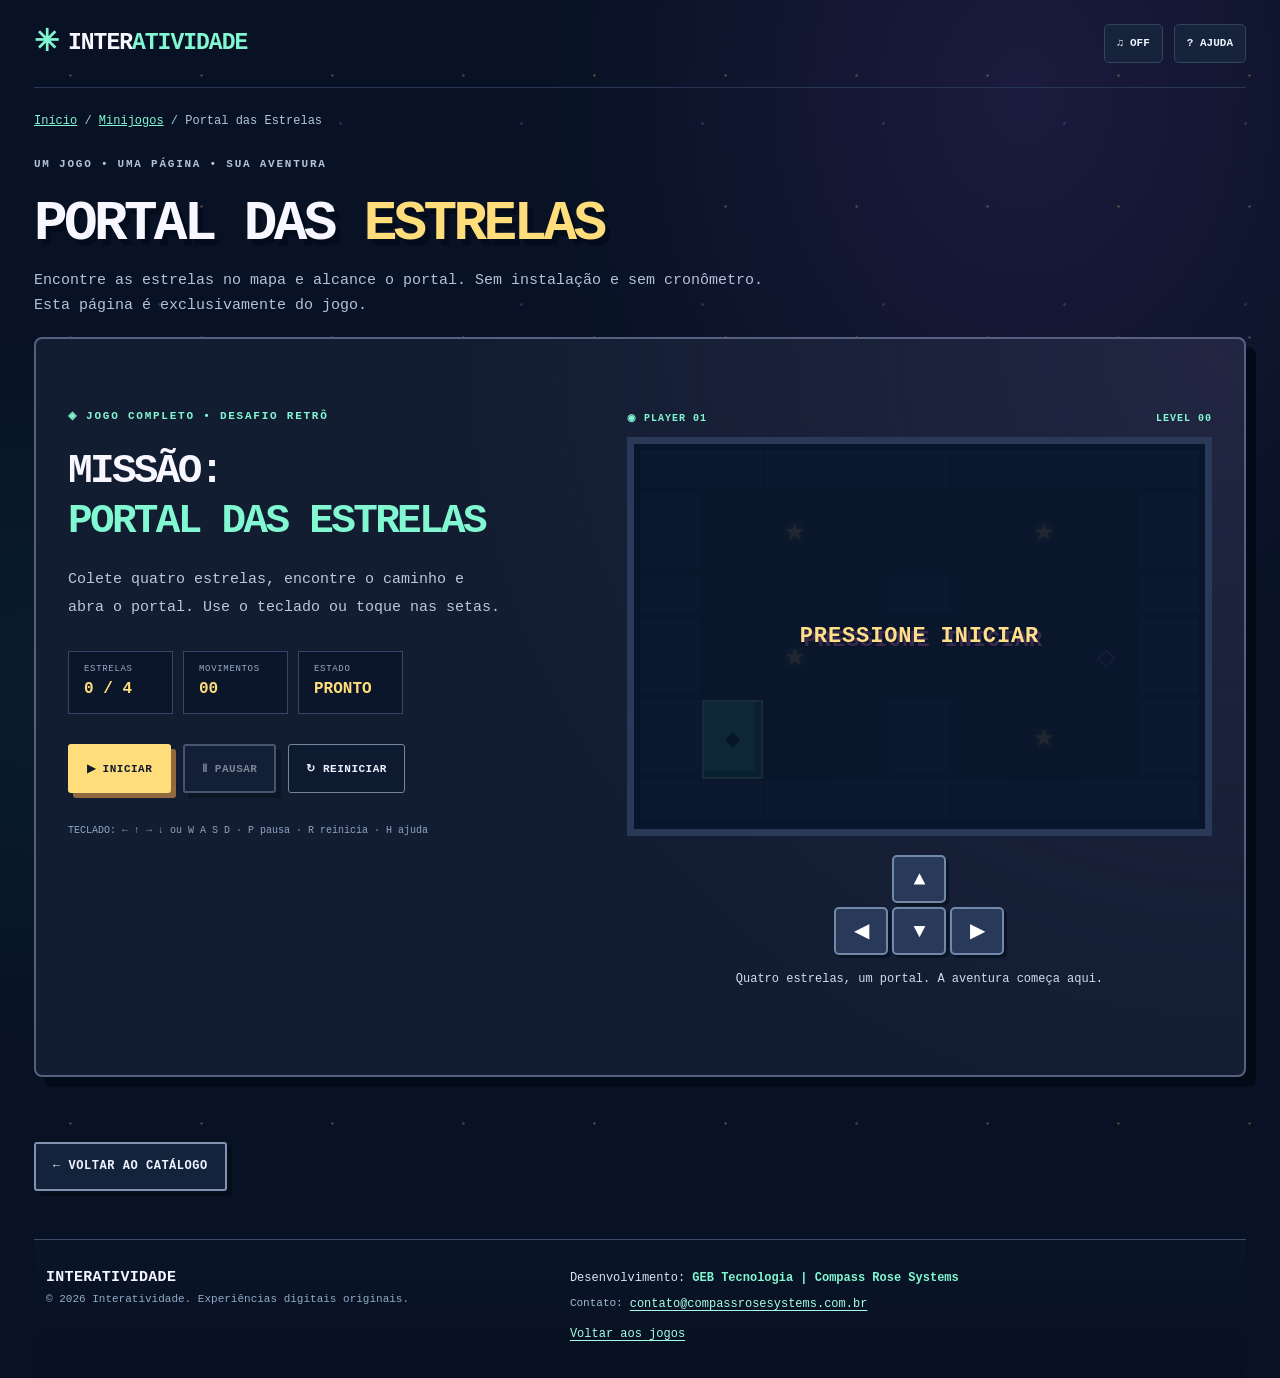
<file: games/portal-das-estrelas/index.html>
<!doctype html>
<html lang="pt-BR">
<head>
  <meta charset="utf-8">
  <meta name="viewport" content="width=device-width,initial-scale=1,viewport-fit=cover">
  <meta name="theme-color" content="#081223">
  <meta name="description" content="Jogue Portal das Estrelas: explore o mapa, encontre quatro estrelas e abra o portal. Um jogo gratuito de exploração do Interatividade.">
  <meta property="og:title" content="Portal das Estrelas | Interatividade">
  <meta property="og:description" content="Quatro estrelas, um portal e uma aventura. Jogue no celular ou computador.">
  <title>Portal das Estrelas | Interatividade</title>
  <link rel="stylesheet" href="../../styles.css">
  <style>
    .game-breadcrumb{padding:24px 0 4px;font-size:12px;color:#b3c6de}
    .game-breadcrumb a{color:#81f7d2;text-decoration:underline}
    .game-intro{max-width:760px;margin:20px 0 18px}
    .game-intro h1{font-size:clamp(30px,4.5vw,56px);line-height:1.1;margin:4px 0 12px}
    .game-intro p{line-height:1.7;color:#b5c1db}
    .mini-section{margin:15px 0 65px}
    .game-back{margin:0 0 48px}
    @media(max-width:700px){.mini-section{margin:12px 0 38px}}
  </style>
<link rel="stylesheet" href="../../footer.css">
</head>
<body>
  <a class="skip-link" href="#main">Pular para o jogo</a>
  <div class="pixel-stars" aria-hidden="true"></div>
  <div class="page-shell">
    <header class="topbar">
      <a class="wordmark" href="../../" aria-label="Interatividade: voltar à página inicial">
        <span class="wordmark-symbol" aria-hidden="true">✳</span><span>INTER<span class="wordmark-bright">ATIVIDADE</span></span>
      </a>
      <div class="top-actions">
        <button class="icon-button" type="button" id="sound-toggle" aria-label="Ativar sons" title="Ativar ou silenciar (M)">♫ <span id="sound-state">OFF</span></button>
        <button class="icon-button" type="button" id="help-toggle" aria-haspopup="dialog" title="Como usar (H ou ?)">? AJUDA</button>
      </div>
    </header>
    <main id="main">
      <nav class="game-breadcrumb" aria-label="Caminho de navegação"><a href="../../">Início</a> / <a href="../../#arcade">Minijogos</a> / Portal das Estrelas</nav>
      <section class="game-intro">
        <p class="eyebrow">UM JOGO • UMA PÁGINA • SUA AVENTURA</p>
        <h1>PORTAL DAS <span class="gradient-text">ESTRELAS</span></h1>
        <p>Encontre as estrelas no mapa e alcance o portal. Sem instalação e sem cronômetro. Esta página é exclusivamente do jogo.</p>
      </section>
      <section class="mini-section" id="mini" aria-labelledby="mini-title">
        <div class="mini-info">
          <p class="eyebrow">◈ JOGO COMPLETO • DESAFIO RETRÔ</p>
          <h2 id="mini-title">MISSÃO:<br><em>PORTAL DAS ESTRELAS</em></h2>
          <p>Colete quatro estrelas, encontre o caminho e abra o portal. Use o teclado ou toque nas setas.</p>
          <div class="mini-stats"><div><small>ESTRELAS</small><strong id="stars-collected">0 / 4</strong></div><div><small>MOVIMENTOS</small><strong id="moves-counter">00</strong></div><div><small>ESTADO</small><strong id="mini-state">PRONTO</strong></div></div>
          <div class="mini-actions"><button id="play-button" type="button" class="button button-primary">▶ INICIAR</button><button id="pause-button" type="button" class="button button-outline" disabled>Ⅱ PAUSAR</button><button id="restart-button" type="button" class="button button-minor">↻ REINICIAR</button></div>
          <div class="mini-hint">TECLADO: ← ↑ → ↓ ou W A S D · P pausa · R reinicia · H ajuda</div>
        </div>
        <div class="mini-console">
          <div class="console-label"><span>◉ PLAYER 01</span><span>LEVEL 00</span></div>
          <div class="board-frame"><div id="board" class="pixel-board" role="grid" aria-label="Mapa do minijogo Portal das Estrelas" tabindex="0"></div><div id="board-message" class="board-message">PRESSIONE INICIAR</div></div>
          <div class="touch-controls" role="group" aria-label="Setas para movimentar o jogador">
            <button type="button" class="dpad up" data-direction="up" aria-label="Mover para cima">▲</button>
            <button type="button" class="dpad left" data-direction="left" aria-label="Mover para a esquerda">◀</button>
            <button type="button" class="dpad down" data-direction="down" aria-label="Mover para baixo">▼</button>
            <button type="button" class="dpad right" data-direction="right" aria-label="Mover para a direita">▶</button>
          </div>
          <p id="game-feedback" class="game-feedback" role="status" aria-live="polite">Quatro estrelas, um portal. A aventura começa aqui.</p>
        </div>
      </section>
      <div class="game-back"><a class="button button-outline" href="../../#arcade">← VOLTAR AO CATÁLOGO</a></div>
    </main>
    <footer class="footer site-footer" aria-label="Rodapé institucional">
  <div class="site-footer-inner">
    <div class="site-footer-brand">
      <strong>INTERATIVIDADE</strong>
      <small>© 2026 Interatividade. Experiências digitais originais.</small>
    </div>
    <div class="site-footer-info">
      <span class="developer">Desenvolvimento: <strong>GEB Tecnologia | Compass Rose Systems</strong></span>
      <div class="contact"><span class="contact-label">Contato:</span><a href="mailto:contato@compassrosesystems.com.br">contato@compassrosesystems.com.br</a></div>
      <nav class="footer-navigation" aria-label="Navegação de retorno"><a href="../../#arcade">Voltar aos jogos</a></nav>
    </div>
  </div>
</footer>
  </div>
  <div id="help-dialog" class="dialog-backdrop" hidden>
    <div class="dialog" role="dialog" aria-modal="true" aria-labelledby="help-title" tabindex="-1">
      <div class="dialog-header"><h2 id="help-title">MANUAL DO JOGADOR</h2><button id="help-close" class="icon-button" type="button" aria-label="Fechar ajuda">✕</button></div>
      <p><strong>Portal das Estrelas:</strong> aperte INICIAR, mova sua personagem pelo mapa e colete todas as estrelas. Quando o portal brilhar, você venceu!</p>
      <ul><li><kbd>←</kbd> <kbd>↑</kbd> <kbd>→</kbd> <kbd>↓</kbd> ou <kbd>W</kbd><kbd>A</kbd><kbd>S</kbd><kbd>D</kbd> — mover</li><li><kbd>P</kbd> — pausar ou continuar</li><li><kbd>R</kbd> — reiniciar</li><li><kbd>H</kbd> ou <kbd>?</kbd> — abrir/fechar ajuda</li><li><kbd>M</kbd> — ativar/desativar sons</li><li><kbd>Esc</kbd> — fechar menus</li></ul>
      <p>No celular, use as quatro setas na parte inferior. O jogo não exige áudio nem limite de tempo. Você pode pausar quando quiser.</p>
      <button class="button button-primary" id="help-ok" type="button">ENTENDI ✓</button>
    </div>
  </div>

  <script src="./game.js" defer></script>
</body>
</html>
</file>
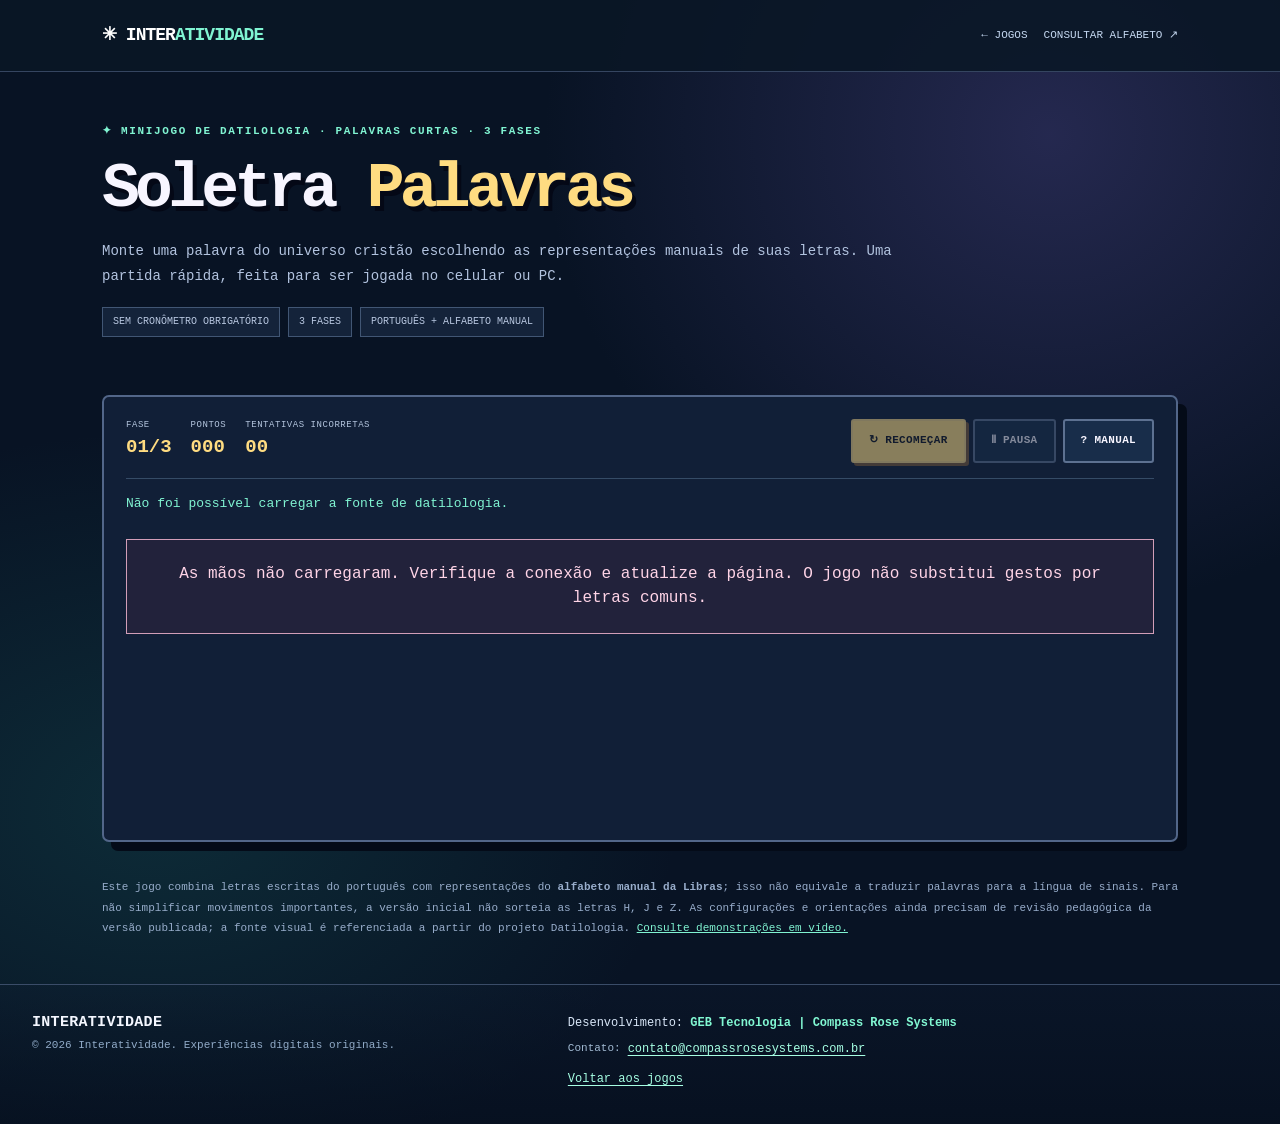
<file: games/soletra-palavras/index.html>
<!doctype html>
<html lang="pt-BR"><head>
<meta charset="utf-8"><meta name="viewport" content="width=device-width,initial-scale=1,viewport-fit=cover">
<meta name="theme-color" content="#081324">
<meta name="description" content="Soletra Palavras — jogo interativo do alfabeto manual da Libras com letras do português no Interatividade.">
<title>Soletra Palavras | Interatividade</title>
<link rel="stylesheet" href="../alfabeto/shared.css"><link rel="stylesheet" href="../../footer.css">
</head>
<body data-game="soletra">
<a href="#main" class="skip">Pular para o jogo</a>
<header class="top"><div class="wrap">
<a href="../../" class="brand">✳ INTER<b>ATIVIDADE</b></a>
<nav class="topnav" aria-label="Navegação"><a href="../../#arcade">← JOGOS</a><a href="https://alfabetolibras.compassrosesystems.com.br/" target="_blank" rel="noopener noreferrer">CONSULTAR ALFABETO ↗</a></nav>
</div></header>
<main id="main" class="wrap">
<section class="intro">
<p class="eyebrow">✦ MINIJOGO DE DATILOLOGIA · PALAVRAS CURTAS · 3 FASES</p>
<h1>Soletra <em>Palavras</em></h1>
<p class="lead">Monte uma palavra do universo cristão escolhendo as representações manuais de suas letras. Uma partida rápida, feita para ser jogada no celular ou PC.</p>
<div class="meta"><span>SEM CRONÔMETRO OBRIGATÓRIO</span><span>3 FASES</span><span>PORTUGUÊS + ALFABETO MANUAL</span></div>
</section>
<section class="arcade" aria-label="Área do jogo">
<div class="hud">
<div class="stats">
<div class="stat"><small>FASE</small><strong id="round">01/03</strong></div>
<div class="stat"><small>PONTOS</small><strong id="score">000</strong></div>
<div class="stat"><small>TENTATIVAS INCORRETAS</small><strong id="mistakes">00</strong></div>
</div>
<div class="controls"><button id="begin" class="btn primary" type="button" disabled>▶ INICIAR</button><button id="pause" class="btn" type="button" disabled>Ⅱ PAUSA</button><button id="help" class="btn" type="button">? MANUAL</button></div>
</div>
<p id="message" class="feedback" role="status" aria-live="polite">Carregando o alfabeto manual...</p>
<div class="game-area"><div id="stage" aria-live="off"><p class="loading">Preparando a experiência...</p></div>
<div id="curtain" class="paused-curtain" hidden>Ⅱ JOGO PAUSADO</div></div>
</section>
<p class="footnote">Este jogo combina letras escritas do português com representações do <strong>alfabeto manual da Libras</strong>; isso não equivale a traduzir palavras para a língua de sinais. Para não simplificar movimentos importantes, a versão inicial não sorteia as letras H, J e Z. As configurações e orientações ainda precisam de revisão pedagógica da versão publicada; a fonte visual é referenciada a partir do projeto Datilologia. <a href="https://alfabetolibras.compassrosesystems.com.br/" target="_blank" rel="noopener noreferrer">Consulte demonstrações em vídeo.</a></p>
</main>
<footer class="footer site-footer" aria-label="Rodapé institucional">
  <div class="site-footer-inner">
    <div class="site-footer-brand">
      <strong>INTERATIVIDADE</strong>
      <small>© 2026 Interatividade. Experiências digitais originais.</small>
    </div>
    <div class="site-footer-info">
      <span class="developer">Desenvolvimento: <strong>GEB Tecnologia | Compass Rose Systems</strong></span>
      <div class="contact"><span class="contact-label">Contato:</span><a href="mailto:contato@compassrosesystems.com.br">contato@compassrosesystems.com.br</a></div>
      <nav class="footer-navigation" aria-label="Navegação de retorno"><a href="../../#arcade">Voltar aos jogos</a></nav>
    </div>
  </div>
</footer>
<div id="manual-dialog" class="modal-wrap" hidden><div class="modal" role="dialog" aria-modal="true" aria-labelledby="help-title">
<h2 id="help-title">COMO JOGAR</h2><p id="manual-text"></p>
<ul><li><kbd>P</kbd> — pausa / continua</li><li><kbd>R</kbd> — recomeçar partida</li><li><kbd>H</kbd> ou <kbd>?</kbd> — ajuda</li><li><kbd>Esc</kbd> — fechar manual</li><li><kbd>Tab</kbd> — navegar nos botões</li></ul>
<button id="close-help" class="btn" type="button">✕ FECHAR</button> <button id="help-ok" class="btn primary" type="button">ENTENDI ✓</button>
</div></div>
<script src="../alfabeto/shared.js" defer></script>
</body></html>
</file>
<file: styles.css>
:root{color-scheme:dark;--bg:#081224;--panel:#111d34;--panel-2:#0b1629;--border:#334362;--mint:#81f7d2;--yellow:#ffdd7a;--pink:#fa83ba;--violet:#a6a0ff;--text:#f8f7ff;--muted:#b5c1db;--shadow:#030a18}*{box-sizing:border-box}html{scroll-behavior:smooth}body{margin:0;min-width:300px;background:radial-gradient(ellipse at 80% 7%,rgba(79,50,128,.27),transparent 33%),radial-gradient(ellipse at 10% 50%,rgba(19,143,133,.1),transparent 37%),var(--bg);color:var(--text);font-family:ui-monospace,'SFMono-Regular',Consolas,'Liberation Mono',monospace;font-size:15px;line-height:1.55}button,a{touch-action:manipulation}button{font:inherit;cursor:pointer}a{color:inherit}button:focus-visible,a:focus-visible,.pixel-board:focus-visible{outline:3px solid var(--yellow);outline-offset:4px}button:disabled{opacity:.48;cursor:not-allowed}.skip-link{position:absolute;top:-60px;left:12px;z-index:100;padding:10px;background:var(--mint);color:#091321}.skip-link:focus{top:10px}.pixel-stars{z-index:-1;position:absolute;inset:0 0 auto;min-height:1150px;pointer-events:none;background-image:radial-gradient(circle,var(--yellow) 1px,transparent 1.5px),radial-gradient(circle,#8b85ff 1px,transparent 1.7px);background-size:131px 131px,181px 181px;background-position:5px 10px,69px 33px;opacity:.23}.page-shell{max-width:1310px;margin:auto;padding:0 34px}.topbar{min-height:88px;display:flex;align-items:center;justify-content:space-between;gap:14px;border-bottom:1px solid #263654}.wordmark{text-decoration:none;display:flex;align-items:center;gap:10px;letter-spacing:-1px;font-weight:900;font-size:clamp(16px,2.2vw,23px);white-space:nowrap}.wordmark-symbol{font-size:30px;color:var(--mint);line-height:1}.wordmark-bright{color:var(--mint)}.top-actions{display:flex;align-items:center;gap:11px}.status{font-size:11px;letter-spacing:.08em;color:var(--mint);white-space:nowrap}.status-dot{display:inline-block;width:8px;height:8px;background:var(--mint);box-shadow:0 0 11px var(--mint);margin-right:7px}.icon-button{border:1px solid var(--border);background:#17233a;color:#ebf5ff;border-radius:5px;padding:9px 12px;min-height:39px;font-size:11px;font-weight:bold;transition:background .15s}.icon-button:hover{background:#263752}.hero{display:grid;grid-template-columns:1.15fr .85fr;align-items:center;min-height:610px;padding:68px 0 69px;gap:45px}.eyebrow{font-size:11px;font-weight:800;letter-spacing:.16em;color:var(--mint);margin:0 0 21px}.blink-square{display:inline-block;width:9px;height:9px;background:var(--mint);margin-right:8px;animation:blink 1.35s steps(1,end) infinite}h1,h2,h3,p{margin-top:0}h1,h2,h3{font-weight:900;line-height:1.22;letter-spacing:-.065em}h1{font-size:clamp(37px,5vw,70px);margin-bottom:23px;text-shadow:5px 6px 0 #030c1b}h2{font-size:clamp(27px,3.3vw,41px)}h2 em{font-style:normal;color:var(--mint)}.gradient-text{color:var(--yellow)}.gradient-text.pink{color:var(--pink)}.hero-lead{max-width:575px;line-height:1.85;color:#c4cee4;font-size:16px;margin-bottom:32px}.hero-buttons,.mini-actions{display:flex;flex-wrap:wrap;gap:12px}.button{display:inline-flex;align-items:center;justify-content:center;gap:8px;min-height:49px;border-radius:3px;border:2px solid transparent;padding:12px 17px;text-decoration:none;text-align:center;line-height:1.1;font-weight:900;letter-spacing:.045em;font-size:12px;transition:transform .1s,filter .15s,background .15s;white-space:normal}.button:hover:not(:disabled){filter:brightness(1.11);transform:translateY(-2px)}.button:active:not(:disabled){transform:translateY(2px)}.button-primary{background:var(--yellow);color:#10192e;box-shadow:5px 5px 0 #916a40}.button-outline{border-color:#8291af;color:#eff3ff;background:#13233c;box-shadow:5px 5px 0 #060d1a}.button-minor{border:1px solid #78849b;color:#ecf1ff;background:#0e1a30}.feature-line{display:flex;flex-wrap:wrap;gap:12px 18px;color:#899dbb;font-size:10px;letter-spacing:.045em;margin-top:30px}.hero-illustration{height:430px;display:grid;place-items:center;position:relative;isolation:isolate}.orbit{position:absolute;border:1px dashed #53617c;border-radius:50%;opacity:.52}.orbit-one{width:390px;height:390px;transform:rotate(-18deg)}.orbit-two{width:460px;height:330px;transform:rotate(29deg)}.floating-token{position:absolute;font-weight:900;display:grid;place-items:center;width:60px;height:60px;z-index:2;font-size:35px;animation:bob 4s ease-in-out infinite}.token-one{top:5%;left:8%;color:var(--yellow);text-shadow:5px 5px 0 #a65866}.token-two{bottom:14%;right:0;color:var(--mint);animation-delay:1s}.device{position:relative;z-index:1;width:min(100%,370px);background:#28344d;padding:17px 20px 22px;border:7px solid #0b1223;border-radius:24px 24px 60px 24px;box-shadow:15px 16px 0 #060c1c,18px 19px 0 #293552,0 0 90px #7468d33a;transform:rotate(5deg)}.device-top{display:flex;justify-content:space-between;font-size:8px;font-weight:bold;letter-spacing:.08em;color:#bfcee8;margin:2px 0 13px}.device-screen{height:230px;background:linear-gradient(#38275d 0%,#6b3c8c 42%,#ed92b1 80%,#f8b47f 100%);position:relative;border:10px solid #0d1429;overflow:hidden;box-shadow:inset 0 0 0 4px #3e4a67}.device-screen:after{content:"";position:absolute;inset:0;background:repeating-linear-gradient(transparent 0 4px,rgba(4,8,25,.08) 4px 5px);pointer-events:none}.screen-sun{position:absolute;width:91px;height:91px;background:linear-gradient(#ffdc8a,#f693a7);border-radius:50%;top:23%;left:calc(50% - 45px);box-shadow:0 0 35px #ffce80}.screen-mountains{position:absolute;inset:40% 0 20%;background:linear-gradient(135deg,transparent 35%,#392f69 35% 50%,transparent 50%) 0 0/150px 120px,linear-gradient(225deg,transparent 35%,#2b295f 35% 50%,transparent 50%) 0 0/130px 120px}.screen-caption{position:absolute;top:15px;left:0;right:0;text-align:center;font-size:11px;font-weight:900;letter-spacing:.13em;color:#fff7cd;text-shadow:2px 2px 0 #50254d}.screen-door{position:absolute;bottom:30px;left:calc(50% - 31px);width:62px;height:94px;border:8px solid #271943;background:#c5b5ff;box-shadow:0 0 0 6px #edb470,0 0 29px #f3d8ff}.door-inner{width:100%;height:100%;background:repeating-linear-gradient(180deg,#61e6d6 0 7px,#6385cf 7px 14px);animation:shimmer 1.6s linear infinite}.screen-ground{height:34px;position:absolute;bottom:0;left:0;right:0;background:repeating-linear-gradient(90deg,#211a48 0 28px,#302052 28px 45px)}.device-panel{display:flex;justify-content:space-between;align-items:center;margin:19px 16px 0}.device-cross{font-size:54px;color:#131d31;line-height:.8;text-shadow:3px 2px 0 #67718c}.panel-start{font-size:9px;color:#afc2db;padding:4px 9px;border-radius:20px;border:1px solid #8d98b0}.device-buttons{display:flex;gap:8px;transform:rotate(-18deg)}.device-buttons b{display:block;width:27px;height:27px;background:#fc8cbe;border-radius:50%;border:3px solid #131b2c;box-shadow:2px 3px 0 #a84275}.device-buttons b:last-child{background:#ffe188;box-shadow:2px 3px 0 #bf9354}.arcade-section{padding:60px 0 68px;border-top:1px solid #263654}.section-header{display:flex;align-items:flex-end;justify-content:space-between;gap:15px}.section-header h2{margin-bottom:15px}.catalog-count{color:var(--muted);font-size:11px;margin-bottom:18px}.filter-bar{display:flex;gap:8px;flex-wrap:wrap;margin:16px 0 24px}.filter{padding:9px 15px;border:1px solid #374965;border-radius:3px;background:#102039;color:#b5c2dc;font-size:11px;font-weight:bold}.filter.active,.filter:hover{background:var(--mint);border-color:var(--mint);color:#0b1c28}.game-grid{display:grid;grid-template-columns:repeat(3,minmax(0,1fr));gap:19px}.game-card{background:var(--panel);border:2px solid #3b4b65;border-radius:7px;overflow:hidden;box-shadow:7px 7px 0 #030a16;min-width:0;display:flex;flex-direction:column}.game-card:hover{border-color:#7b83c9}.game-art{min-height:198px;display:grid;place-items:center;position:relative;overflow:hidden;background:radial-gradient(circle at 50% 45%,#5d5489,transparent 60%),linear-gradient(140deg,#211e46,#162b47)}.game-art[data-art="ark"]{background:radial-gradient(circle at 70% 20%,#8bebed 0 10%,transparent 11%),linear-gradient(170deg,#326684 0%,#5c86aa 54%,#13375b 55%,#0d2b4a 100%)}.game-art[data-art="eden"]{background:radial-gradient(circle at 50% 15%,#e1ec79 0 8%,transparent 9%),linear-gradient(165deg,#236d63,#1b3a53 78%)}.game-art[data-art="alliance"]{background:radial-gradient(circle,#694c9b 0,#2c245d 50%,#121c3a)}.game-art[data-art="mystery"]{background:linear-gradient(145deg,#233652,#371e54)}.game-symbol{font-size:73px;line-height:1;filter:drop-shadow(5px 8px 0 #08182b66);transform:translateY(-7px)}.art-pixels{position:absolute;inset:0;opacity:.25;background-image:linear-gradient(#fff2 1px,transparent 1px),linear-gradient(90deg,#fff2 1px,transparent 1px);background-size:22px 22px;mask-image:linear-gradient(transparent,black)}.card-badge{position:absolute;top:14px;left:14px;background:#121a32df;border:1px solid #a1a5bf;padding:5px 9px;font-size:9px;color:#f2e9ff;letter-spacing:.07em}.game-card-content{padding:18px;flex:1;display:flex;flex-direction:column}.game-card h3{font-size:19px;margin-bottom:10px;letter-spacing:-.045em}.game-card p{font-size:13px;color:#b7c6df;line-height:1.65;flex:1}.card-bottom{display:flex;gap:10px;align-items:center;justify-content:space-between;margin-top:11px}.card-tag{font-size:10px;color:var(--mint)}.card-coming{font-size:10px;color:#e0bad3;border:1px dashed #b778a0;padding:6px 8px;white-space:nowrap}.game-link{background:var(--mint);color:#091c25;padding:8px 10px;font-size:11px;font-weight:bold;text-decoration:none}.catalog-note{font-size:12px;color:#9cadc7;margin-top:25px}.loading-card{padding:40px;color:var(--muted)}.mini-section{display:grid;grid-template-columns:.94fr 1.06fr;gap:40px;padding:69px 32px;border:2px solid #586081;border-radius:8px;background:radial-gradient(circle at 100% 0%,#39325a69,transparent 55%),#121d32;box-shadow:10px 10px 0 #030a18;margin:30px 0 85px}.mini-info>p:not(.eyebrow){color:#bac7df;line-height:1.85;max-width:440px}.mini-info h2{margin-bottom:20px}.mini-stats{display:flex;flex-wrap:wrap;gap:10px;margin:30px 0}.mini-stats>div{background:#0b162a;border:1px solid #354768;padding:11px 15px;min-width:105px}.mini-stats small{display:block;font-size:9px;color:#99a9c6;letter-spacing:.075em}.mini-stats strong{display:block;font-size:16px;color:var(--yellow)}.mini-actions .button{font-size:11px}.mini-hint{font-size:10px;color:#90a3c4;margin-top:28px;line-height:1.9}.mini-console{max-width:590px;min-width:0}.console-label{display:flex;justify-content:space-between;color:var(--mint);font-weight:bold;font-size:10px;letter-spacing:.1em;margin:3px 0 11px}.board-frame{position:relative;border:7px solid #2a3958;background:#0b182e;padding:6px;box-shadow:inset 0 0 0 4px #111d36}.pixel-board{width:100%;display:grid;grid-template-columns:repeat(9,1fr);aspect-ratio:9/6;gap:2px;background:#182844;outline-offset:2px}.cell{min-width:0;min-height:0;display:grid;place-items:center;background:#15233d;font-size:clamp(13px,2.2vw,24px);user-select:none}.cell:nth-child(2n){background:#172942}.cell.wall{background:#304262;box-shadow:inset 0 -5px 0 #1c2d49}.cell.star{color:#ffdc74;text-shadow:0 0 11px #f7d281;animation:glow 1.4s ease-in-out infinite}.cell.portal{color:#a394ff;text-shadow:0 0 14px #b78eff}.cell.hero-cell{background:#4ad2af;color:#091d2c;box-shadow:inset -6px -6px 0 #15927b;font-size:20px;border:2px solid #adffe5}.board-message{position:absolute;inset:0;display:grid;place-items:center;background:#08152ae6;color:#ffdf89;font-size:clamp(13px,2.1vw,22px);font-weight:900;text-align:center;text-shadow:4px 4px 0 #392a4d;letter-spacing:.04em;padding:20px}.board-message[hidden]{display:none}.touch-controls{display:grid;grid-template-columns:repeat(3,54px);grid-template-rows:repeat(2,48px);gap:4px;justify-content:center;margin:19px auto 10px}.dpad{border:2px solid #7188a8;background:#293959;color:#fff;border-radius:5px;font-size:20px;min-width:44px;min-height:44px;box-shadow:3px 3px 0 #0b1427}.dpad:active{background:#80f5d5;color:#05172a;transform:translate(2px,2px);box-shadow:1px 1px 0 #0b1427}.dpad.up{grid-column:2;grid-row:1}.dpad.left{grid-column:1;grid-row:2}.dpad.down{grid-column:2;grid-row:2}.dpad.right{grid-column:3;grid-row:2}.game-feedback{font-size:12px;text-align:center;color:#d3dbef;margin:15px 0 0;min-height:3em}.footer{border-top:1px solid #2f3b57;padding:27px 0 38px;display:flex;justify-content:space-between;gap:15px;align-items:center;flex-wrap:wrap;color:#8797b2;font-size:10px}.footer i{color:var(--mint);font-style:normal}.footer a{color:var(--mint);text-decoration:none}.dialog-backdrop{position:fixed;inset:0;background:#020611d9;z-index:99;display:grid;place-items:center;padding:16px}.dialog-backdrop[hidden]{display:none}.dialog{width:min(100%,540px);max-height:min(94vh,720px);overflow:auto;background:#182540;border:3px solid var(--mint);box-shadow:12px 12px 0 #050e1e;padding:26px}.dialog-header{display:flex;justify-content:space-between;align-items:center;gap:15px}.dialog h2{font-size:25px;color:var(--yellow);margin:0 0 16px}.dialog p,.dialog li{font-size:13px;line-height:1.8;color:#d6e1f4}.dialog ul{padding-left:22px}.dialog li{margin-bottom:8px}kbd{display:inline-block;background:#0a152a;color:var(--mint);border:1px solid #7587a5;border-radius:3px;padding:1px 5px;margin:0 2px;font-family:inherit}.dialog .button{margin-top:10px}@keyframes blink{50%{opacity:0}}@keyframes glow{50%{filter:brightness(1.6)}}@keyframes bob{50%{transform:translateY(-14px)}}@keyframes shimmer{to{background-position:0 28px}}@media(max-width:1050px){.hero{grid-template-columns:1fr .85fr;gap:22px}.hero-illustration{height:340px}.orbit-one{width:320px;height:320px}.orbit-two{width:330px;height:270px}.device{max-width:275px}.device-screen{height:175px}.game-grid{grid-template-columns:repeat(2,minmax(0,1fr))}.mini-section{grid-template-columns:1fr}.mini-console{max-width:640px;margin:auto;width:100%}}@media(max-width:720px){.page-shell{padding:0 18px}.topbar{min-height:73px}.status{display:none}.wordmark{font-size:16px}.wordmark-symbol{font-size:23px}.top-actions{gap:6px}.icon-button{padding:7px 8px}.hero{display:flex;flex-direction:column;align-items:stretch;padding:55px 0 40px;gap:35px;min-height:unset}.hero-illustration{height:300px}.device{max-width:280px}.hero-copy h1{font-size:clamp(36px,8vw,56px)}.feature-line{gap:7px 10px}.arcade-section{padding:38px 0 52px}.section-header{align-items:flex-start;flex-direction:column;gap:0}.game-grid{grid-template-columns:1fr}.game-art{min-height:180px}.mini-section{padding:30px 15px;gap:22px;margin-bottom:55px}.mini-stats>div{min-width:90px;flex:1}.mini-actions .button{flex:1}.pixel-board{aspect-ratio:9/6}.cell.hero-cell{font-size:16px}.footer{font-size:9px;line-height:1.8}}@media(max-width:380px){.wordmark{font-size:13px}.top-actions .icon-button{font-size:9px;padding:6px}.mini-stats>div{padding:9px 7px;min-width:80px}}@media(prefers-reduced-motion:reduce){*,*:before,*:after{animation-duration:.01ms!important;animation-iteration-count:1!important;scroll-behavior:auto!important;transition-duration:.01ms!important}}

/* As Alianças: campanha principal e marcos de lançamento */
.featured-journey{border:2px solid #526280;background:radial-gradient(circle at 75% 42%,rgba(95,81,148,.2),transparent 50%),#101d34;box-shadow:9px 9px 0 #030a18;border-radius:8px;padding:36px;display:grid;grid-template-columns:1fr .9fr;align-items:center;gap:30px;margin:12px 0 80px;scroll-margin-top:28px}
.featured-copy h2{font-size:clamp(37px,5vw,62px);margin-bottom:18px}.journey-lead{font-size:15px;line-height:1.85;color:#d5deee;max-width:570px}.journey-fine{color:#9baece;font-size:12px;line-height:1.7;margin:24px 0}.journey-chips{display:flex;flex-wrap:wrap;gap:8px;margin-top:20px}.journey-chips span{border:1px solid #677c9e;background:#172a47;padding:8px 10px;font-size:10px;color:#ffe9ab}.journey-map{background:#080f22;border:4px solid #2e3c5e;box-shadow:inset 0 0 0 3px #18223f;padding:18px;min-width:0}.journey-map-kicker{font-size:10px;letter-spacing:.14em;color:var(--mint);display:block;margin-bottom:13px}.world-grid{margin:0;padding:0;list-style:none;display:grid;grid-template-columns:repeat(4,minmax(0,1fr));gap:8px}.world-grid li{border:1px solid #425472;background:#13223c;padding:10px 3px;min-height:96px;text-align:center;display:flex;flex-direction:column;align-items:center;justify-content:center;gap:3px}.world-grid li.world-focus{border-color:var(--yellow);box-shadow:0 0 0 1px var(--yellow);background:#323146}.world-glyph{font-size:28px;color:#a8adeb;line-height:1.1}.world-focus .world-glyph{color:var(--yellow)}.world-grid strong{font-size:10px;color:#fff}.world-grid small{font-size:8px;letter-spacing:-.035em;color:#bdcde6}.world-disclaimer{font-size:10px;color:#8f9eba;text-align:center;margin:15px 0 0}.roadmap-section{scroll-margin-top:20px;padding:30px 0 76px;border-bottom:1px solid #2c3c5c}.roadmap-caption{font-size:10px;letter-spacing:.12em;color:var(--mint);margin-bottom:20px}.roadmap-lead{max-width:780px;font-size:14px;color:#bac9dd;line-height:1.8;margin:5px 0 24px}.roadmap-list{counter-reset:road;list-style:none;margin:0;padding:0;display:grid;grid-template-columns:repeat(2,minmax(0,1fr));gap:14px}.roadmap-item{border:1px solid #3d5070;padding:20px;background:linear-gradient(155deg,#162640,#101b31);border-radius:5px;min-width:0}.roadmap-head{display:flex;gap:10px;justify-content:space-between;align-items:center;margin-bottom:8px}.roadmap-step{font-size:10px;color:#94a6c7}.roadmap-state{font-size:10px;padding:3px 7px;border:1px solid #667b9f;color:#c5d5ed;white-space:nowrap}.roadmap-item[data-state="done"]{border-color:#508b7c}.roadmap-item[data-state="done"] .roadmap-state{color:#adffe2;border-color:#52a38c}.roadmap-item[data-state="current"]{border-color:#dfb45c}.roadmap-item[data-state="current"] .roadmap-state{color:var(--yellow);border-color:var(--yellow)}.roadmap-item h3{font-size:16px;letter-spacing:-.025em;line-height:1.4;margin:0 0 7px}.roadmap-item p{font-size:12px;line-height:1.75;color:#a8bdd9;margin:0}.roadmap-eta{font-size:10px;color:#889fbd;margin-top:12px}.roadmap-loading{padding:26px;color:#b6c5df}.roadmap-footnote{font-size:11px;color:#92a4c0;margin-top:20px}.arcade-section{border-top:0}
@media(max-width:930px){.featured-journey{grid-template-columns:1fr}.journey-map{max-width:640px}.roadmap-list{grid-template-columns:1fr 1fr}}
@media(max-width:680px){.featured-journey{padding:23px 16px;margin:0 0 58px}.world-grid{grid-template-columns:repeat(4,minmax(0,1fr));gap:5px}.world-grid li{min-height:78px}.world-glyph{font-size:23px}.world-grid small{font-size:7px}.roadmap-list{grid-template-columns:1fr}.roadmap-section{padding:0 0 58px}.roadmap-item{padding:17px}.roadmap-head{align-items:start}}
</file>
<file: footer.css>
/* Rodape institucional unico — Interatividade / GEB Tecnologia / Compass Rose Systems */
.site-footer{display:block!important;border-top:1px solid #3a4c68!important;background:linear-gradient(180deg,rgba(16,29,52,.23),rgba(6,15,30,.62));padding:28px 0 34px!important;color:#b9cce2!important;font-size:12px!important;line-height:1.7!important}
.site-footer-inner{display:grid!important;grid-template-columns:minmax(0,1fr) minmax(0,1.35fr);gap:18px 32px;align-items:start;width:100%;max-width:1240px;margin:0 auto;padding:0 12px}
.site-footer-brand{display:flex;flex-direction:column;align-items:flex-start;gap:3px;min-width:0}
.site-footer-brand strong{font-size:15px;line-height:1.35;letter-spacing:.02em;color:#f4f7ff;font-weight:900}
.site-footer-brand small{font-size:11px;color:#91abc8;line-height:1.6}
.site-footer-info{display:flex;flex-direction:column;align-items:flex-start;gap:5px;min-width:0}
.site-footer-info .developer{font-size:12px;color:#d8e6f7;line-height:1.7}
.site-footer-info .developer strong{font-weight:800;color:#81f7d2}
.site-footer-info .contact{display:flex;align-items:flex-start;gap:7px;flex-wrap:wrap;min-width:0}
.site-footer .contact-label{font-size:11px;color:#a2bad3}
.site-footer a{color:#a6ffe3!important;text-decoration:underline;text-underline-offset:3px;overflow-wrap:anywhere;word-break:break-word}
.site-footer a:hover{color:#ffdf85!important}
.site-footer a:focus-visible{outline:2px solid #ffdf85;outline-offset:3px}
.site-footer .footer-navigation{margin-top:5px}
@media(max-width:700px){.site-footer{padding:22px 0 28px!important}.site-footer-inner{grid-template-columns:1fr;gap:14px;padding:0 8px}.site-footer-brand strong{font-size:14px}}
</file>
<file: games/alfabeto/shared.css>
:root{color-scheme:dark;--ink:#f7f5ff;--muted:#b2c3df;--bg:#081324;--panel:#152540;--edge:#4a6087;--mint:#80f4d2;--gold:#ffdc81;--pink:#ff8ebc;--blue:#9da5fc}
@font-face{font-family:"Libras2020";src:url("https://raw.githubusercontent.com/aeduardasantana/datilologia/main/Libras2020-Regular.ttf") format("truetype");font-style:normal;font-weight:400;font-display:block}
*{box-sizing:border-box}html{scroll-behavior:smooth}body{margin:0;min-width:300px;min-height:100vh;background:radial-gradient(ellipse at 82% 12%,#333365aa,transparent 34%),radial-gradient(ellipse at 12% 72%,#1a68684a,transparent 33%),var(--bg);color:var(--ink);font-family:ui-monospace,Consolas,Menlo,monospace;line-height:1.55}
button,a{touch-action:manipulation}button{font:inherit;cursor:pointer}button:disabled{opacity:.5;cursor:default}a{color:var(--mint)}button:focus-visible,a:focus-visible{outline:3px solid var(--gold);outline-offset:3px}
.skip{position:absolute;left:8px;top:-60px;padding:8px;background:var(--gold);color:#0a1424;z-index:10}.skip:focus{top:8px}
.wrap{max-width:1120px;padding:0 22px;margin:0 auto}.top{border-bottom:1px solid #354560;background:#0a1726dd}.top .wrap{display:flex;justify-content:space-between;align-items:center;gap:15px;min-height:71px;flex-wrap:wrap}.brand{font-size:clamp(12px,2vw,18px);font-weight:900;text-decoration:none;color:#fff;letter-spacing:-.055em}.brand b{color:var(--mint)}.topnav{display:flex;gap:16px;align-items:center;font-size:11px;flex-wrap:wrap}.topnav a{text-decoration:none;color:#c5d8f1}.topnav a:hover{color:var(--gold)}
.intro{padding-top:51px;padding-bottom:30px}.eyebrow{font-size:11px;color:var(--mint);letter-spacing:.15em;font-weight:900;margin:0 0 17px}.intro h1{font-size:clamp(33px,5.6vw,63px);line-height:1.06;letter-spacing:-.075em;margin:0 0 15px;font-weight:900;text-shadow:4px 5px #040816}.intro h1 em{font-style:normal;color:var(--gold)}.lead{max-width:800px;color:var(--muted);font-size:14px;margin:0 0 14px;line-height:1.8}.meta{display:flex;flex-wrap:wrap;gap:8px;margin:18px 0}.meta span{color:#b8c7e0;border:1px solid #415674;background:#14233a;padding:6px 10px;font-size:10px}
.arcade{background:#111f37;border:2px solid #526689;border-radius:7px;box-shadow:9px 9px #040b18;padding:22px;margin:10px 0 35px}.hud{display:flex;gap:13px;flex-wrap:wrap;align-items:center;justify-content:space-between;padding-bottom:15px;border-bottom:1px solid #354b66}.stats{display:flex;gap:19px;flex-wrap:wrap}.stat small{font-size:9px;color:#b4c5de;display:block;letter-spacing:.06em}.stat strong{font-size:19px;color:var(--gold)}.controls{display:flex;gap:7px;flex-wrap:wrap}.btn{display:inline-flex;align-items:center;justify-content:center;gap:7px;min-height:44px;padding:10px 16px;background:#182d4a;border:2px solid #5d7191;color:var(--ink);border-radius:3px;font-size:11px;font-weight:800;letter-spacing:.03em}.btn.primary{background:var(--gold);color:#111724;border-color:#eed086;box-shadow:3px 3px #755739}.btn:hover:not(:disabled){filter:brightness(1.17)}.btn.small{padding:9px 11px;min-height:39px}
.feedback{margin:15px 0 2px;font-size:13px;color:var(--mint);min-height:28px}.game-area{position:relative;min-height:270px;margin:17px 0 9px}.paused-curtain{position:absolute;inset:0;background:#09152aee;display:flex;align-items:center;justify-content:center;text-align:center;z-index:4;border:1px solid #6483a1;color:var(--gold);font-size:clamp(18px,3vw,30px);font-weight:900;padding:25px}.paused-curtain[hidden]{display:none}
.mode-title{font-size:15px;color:#d1ddf3;margin:0 0 17px}.mode-title b{color:var(--gold)}.match-layout{display:grid;grid-template-columns:1fr 1fr;gap:16px}.match-group{background:#0b1b31;border:1px solid #374b6a;padding:13px;border-radius:5px}.match-group h2{font-size:12px;color:#bfd0ec;letter-spacing:.06em;margin:0 0 11px}.card-grid{display:grid;grid-template-columns:repeat(3,minmax(0,1fr));gap:9px}.card{border:2px solid #506685;border-radius:4px;background:linear-gradient(155deg,#25395b,#152540);color:#fff;min-height:91px;display:flex;flex-direction:column;align-items:center;justify-content:center;gap:1px;overflow:hidden;transition:background .1s,transform .12s;padding:6px}.card:hover:not(:disabled){background:#34496b;transform:translateY(-2px)}.card.chosen{border-color:var(--gold);background:#3b3a4c;box-shadow:0 0 0 1px var(--gold)}.card.matched{border-color:#4da38d;background:#1d4c44;color:#c9fff1;opacity:.6;cursor:default}.card.no-match{border-color:var(--pink)}.print-letter{font-size:clamp(32px,5.1vw,60px);font-weight:900;line-height:1.05}.glyph{font-family:"Libras2020",sans-serif!important; font-weight:400;font-size:clamp(45px,6vw,75px);line-height:1.1;color:#eaf9ff;display:block;min-width:1em;text-align:center}.card small,.hand-caption{font:600 10px ui-monospace,monospace;color:#a0c0db}.hand-caption{color:#8ca8cb}
.memory-grid{display:grid;grid-template-columns:repeat(4,minmax(0,1fr));max-width:670px;gap:10px;margin:0 auto}.memory-grid .card{min-height:123px}.memory-grid .card.back{background:repeating-linear-gradient(45deg,#293559 0 12px,#1c2c49 12px 24px);border-color:#6a83a7}.memory-grid .card.back .backmark{font-size:35px;color:var(--gold)}.wordbox{padding:20px;background:#0b1a31;border:1px solid #475d7c;border-radius:5px;text-align:center;margin-bottom:15px}.wordbox .target{font-size:clamp(29px,5vw,54px);font-weight:900;letter-spacing:.15em;color:var(--gold);line-height:1.35}.wordbox .story{font-size:12px;color:#c7d8ee}.slots{display:flex;flex-wrap:wrap;justify-content:center;gap:7px;margin:16px 0}.slot{display:grid;place-items:center;width:clamp(39px,9vw,58px);height:66px;border-bottom:4px solid #577396;background:#11243b;color:var(--mint);font-size:27px;font-weight:900}.choices{display:grid;grid-template-columns:repeat(4,minmax(0,1fr));gap:9px;max-width:680px;margin:auto}.choices .card{min-height:105px}.quiz-preview{background:#0d1b31;border:1px solid #334b70;border-radius:5px;min-height:175px;display:flex;flex-direction:column;align-items:center;justify-content:center;margin-bottom:14px}.quiz-preview .glyph{font-size:100px}.quiz-answers{display:grid;grid-template-columns:repeat(4,minmax(0,1fr));gap:10px;max-width:720px;margin:auto}.quiz-answers .card{font-size:32px;font-weight:900}.quiz-answers .card:disabled{opacity:1}
.footnote{color:#98adcb;font-size:11px;margin:21px 0 45px;line-height:1.9}.footer{border-top:1px solid #293e5b;padding:23px 0 45px;color:#849cbf;font-size:11px}.footer .wrap{display:flex;justify-content:space-between;gap:12px;flex-wrap:wrap}
.modal-wrap{position:fixed;inset:0;background:#020815e8;z-index:50;display:grid;place-items:center;padding:16px}.modal-wrap[hidden]{display:none}.modal{max-width:560px;width:100%;background:#142741;border:3px solid var(--mint);padding:24px;box-shadow:8px 8px #060a12}.modal h2{margin:0 0 12px;color:var(--gold);font-size:23px}.modal p,.modal li{color:#c9d8ed;font-size:13px;line-height:1.85}.modal button{margin-top:10px}kbd{display:inline-block;background:#071326;border:1px solid #8b9dbb;color:var(--gold);padding:1px 6px}
.loading{border:1px dashed #6681a6;padding:22px;color:var(--muted);text-align:center}.error{border:1px solid #d29eb8;padding:22px;color:#ffd4e7;background:#54294a44;text-align:center}
@media(max-width:680px){.wrap{padding:0 13px}.intro{padding-top:31px}.arcade{padding:12px;margin-bottom:25px}.stats{gap:12px}.stat strong{font-size:16px}.hud{align-items:flex-start}.controls{width:100%}.controls .btn{flex:1;padding:7px;font-size:10px}.match-layout{gap:8px}.match-group{padding:7px}.card-grid{gap:5px;grid-template-columns:repeat(2,minmax(0,1fr))}.card{min-height:80px;padding:3px}.glyph{font-size:42px}.print-letter{font-size:37px}.memory-grid{gap:6px}.memory-grid .card{min-height:89px}.choices{gap:5px}.choices .card{min-height:83px}.quiz-preview .glyph{font-size:84px}.quiz-answers{gap:5px}.quiz-answers .card{font-size:26px}}
@media(prefers-reduced-motion:reduce){*,*:before,*:after{animation:none!important;transition:none!important;scroll-behavior:auto!important}}
</file>
<file: games/luz-no-caminho/game.css>
:root{color-scheme:dark;--bg:#081224;--panel:#102139;--mint:#81f7d2;--gold:#ffdf85;--text:#f4f5ff;--muted:#b6c9e1}
*{box-sizing:border-box}html{scroll-behavior:smooth}body{margin:0;min-width:300px;color:var(--text);font-family:Consolas,Menlo,monospace;background:radial-gradient(circle at 80% 6%,#34416a,transparent 38%),radial-gradient(circle at 9% 67%,#174a5344,transparent 32%),var(--bg);line-height:1.6}
a{color:var(--mint)}button{font:inherit;cursor:pointer;touch-action:manipulation}button:disabled{cursor:default;opacity:.58}button:focus-visible,a:focus-visible{outline:3px solid var(--gold);outline-offset:3px}.wrap{width:min(100% - 32px,1100px);margin:auto}
.skip{position:absolute;top:-80px;left:8px;padding:9px;background:var(--gold);color:#111}.skip:focus{top:8px}.top{background:#091526;border-bottom:1px solid #344665}.top .wrap{display:flex;align-items:center;justify-content:space-between;min-height:68px;gap:14px;flex-wrap:wrap}.logo{font-size:clamp(14px,2vw,20px);letter-spacing:-.04em;font-weight:900;color:white;text-decoration:none}.logo b{color:var(--mint)}.crumb{font-size:11px;color:#b6c3d9}
.intro{padding:34px 0 20px}.eyebrow{font-size:11px;color:var(--mint);letter-spacing:.13em;font-weight:900}.intro h1{font-size:clamp(32px,6vw,64px);line-height:1.08;letter-spacing:-.06em;margin:12px 0}.intro h1 em{font-style:normal;color:var(--gold)}.lead{font-size:14px;color:var(--muted);max-width:800px;line-height:1.8}.pills{display:flex;flex-wrap:wrap;gap:8px}.pills span{font-size:10px;border:1px solid #4e6183;background:#142743;padding:6px 9px}
.shell{display:grid;grid-template-columns:minmax(0,1fr) minmax(255px,.65fr);align-items:start;gap:18px;margin:16px 0 48px}
.panel{background:#11233b;border:2px solid #546985;border-radius:7px;box-shadow:7px 8px #020918;min-width:0;overflow:hidden}.hud{padding:15px;display:flex;gap:12px;flex-wrap:wrap;justify-content:space-between;background:#172c48;border-bottom:1px solid #405b76}.stat{display:flex;flex-direction:column}.stat small{font-size:9px;color:#afc1dc}.stat strong{font-size:14px;color:var(--gold)}.game-body{padding:15px}.game-title{font-size:12px;color:#d0e0ef;margin:0 0 13px}
.board-frame{position:relative;padding:12px;background:radial-gradient(circle at center,#263b57,#091b30 78%);border:3px solid #466080;border-radius:8px;box-shadow:inset 0 0 0 3px #0b172a}
.board{display:grid;grid-template-columns:repeat(var(--cols,5),minmax(0,1fr));gap:5px;max-width:540px;margin:auto}
.tile{position:relative;aspect-ratio:1;min-width:0;border:1px solid #385372;border-radius:5px;color:#607d9f;background:#142944;display:grid;place-items:center;overflow:hidden;user-select:none}.tile.stone{background:linear-gradient(125deg,#11253d,#0d2036);border-color:#23364f;font-size:21px}
.tile.path{border:2px solid #647c9b;background:linear-gradient(140deg,#273d5e,#172c48)}.tile.path:hover:not(:disabled){filter:brightness(1.25)}.tile.path.fixed{opacity:1;cursor:default}.tile.path.lit{border-color:#ffd479;background:radial-gradient(circle,#556346,#244b5b);box-shadow:inset 0 0 8px #fcd77788,0 0 9px #fccc4777}
.arm{position:absolute;background:#7294b6;border:1px solid #aec3db;z-index:1}.tile.lit .arm{background:var(--gold);border-color:#fff1c0;box-shadow:0 0 8px #ffe17dcc}.arm.n{left:40%;top:0;width:20%;height:51%}.arm.s{left:40%;bottom:0;width:20%;height:51%}.arm.e{right:0;top:40%;width:51%;height:20%}.arm.w{left:0;top:40%;width:51%;height:20%}.tile-center{position:absolute;z-index:2;width:27%;height:27%;background:#7998b6;border:1px solid #c9d5e3;border-radius:3px}.tile.lit .tile-center{background:#fff0b7}.tile-icon{z-index:3;position:absolute;font-size:clamp(17px,3vw,29px);color:#fff3cc;text-shadow:0 0 5px #192a38;line-height:1}
.controls{display:flex;gap:7px;flex-wrap:wrap;margin-top:15px}.action{flex:1;min-height:44px;min-width:0;padding:8px 9px;background:#203858;border:2px solid #5a7394;color:#f3f7ff;border-radius:4px;font-weight:800;font-size:11px}.action.primary{background:var(--gold);border-color:#e6c56e;color:#152239}.action:hover:not(:disabled){filter:brightness(1.14)}.feedback{font-size:12px;color:var(--mint);min-height:46px;margin:16px 0 0;line-height:1.8}
.pause-layer{position:absolute;inset:0;background:#061325ee;z-index:6;display:grid;place-items:center;color:var(--gold);font-weight:900;font-size:clamp(17px,4vw,30px)}.pause-layer[hidden],.conclusion[hidden],.modal-wrap[hidden],#continue[hidden]{display:none}
.conclusion{padding:13px;background:#174047;border:1px solid #71a69a;margin:12px 0;border-radius:5px;outline:none}.conclusion h3{color:var(--gold);margin:0 0 8px}.conclusion p{font-size:12px;color:#d5e2f0}
.side{padding:20px;border:1px solid #425a79;background:#14243e;border-radius:6px}.side h2{font-size:18px;line-height:1.45}.side p,.side ol{font-size:12px;color:#c7d7ec;line-height:1.9}.side ol{padding-left:22px}.scripture{border-left:3px solid var(--gold);padding-left:13px;color:#f1daa5!important;margin:21px 0}.level-options{display:grid;gap:8px;margin:13px 0}.level-chip{min-height:45px;background:#213756;color:#f3f5ff;border:1px solid #526988;text-align:left;padding:10px;border-radius:4px;font-size:11px}.level-chip.selected{border-color:var(--gold);color:var(--gold)}
.footer{padding:22px 0 43px;border-top:1px solid #344863;color:#a0b5cf;font-size:11px}.footer .wrap{display:flex;justify-content:space-between;gap:16px;flex-wrap:wrap}
.modal-wrap{position:fixed;inset:0;background:#020916ee;z-index:30;display:grid;place-items:center;padding:15px}.modal{max-width:560px;background:#112742;border:3px solid var(--mint);padding:23px;box-shadow:7px 7px #060c1a}.modal h2{color:var(--gold);margin:0 0 13px}.modal p{font-size:13px;color:#d5e2f0;line-height:1.85}.modal .action{margin-top:12px}
@media(max-width:800px){.shell{grid-template-columns:1fr}}@media(max-width:500px){.wrap{width:min(100% - 23px,1100px)}.board{gap:3px}.board-frame{padding:6px}.game-body{padding:10px}.hud{gap:10px;padding:10px}.stat strong{font-size:13px}.controls{gap:5px}.action{font-size:10px;padding:8px 5px}.side{padding:15px}.tile{border-radius:3px}.tile.path{border-width:1px}}
@media(prefers-reduced-motion:reduce){*,*:before,*:after{animation-duration:.01ms!important;transition-duration:.01ms!important;scroll-behavior:auto!important}}
</file>
